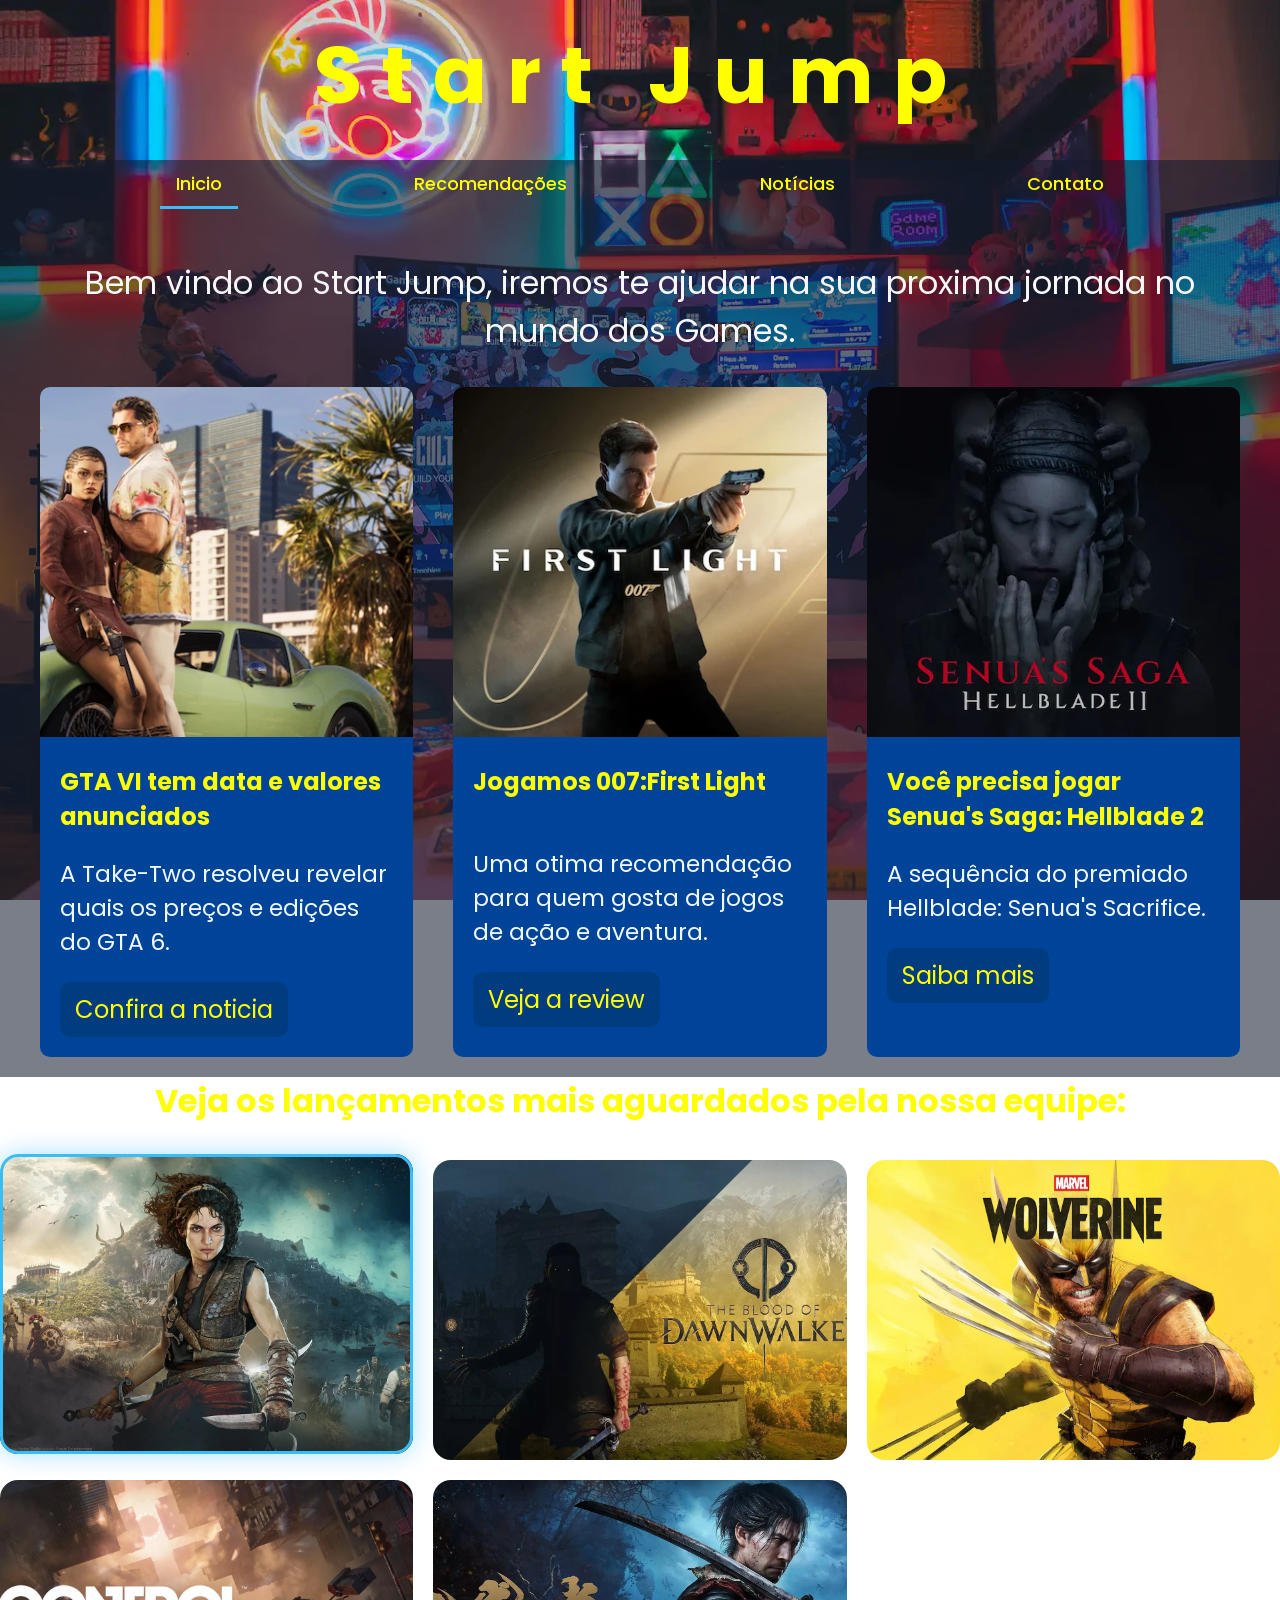
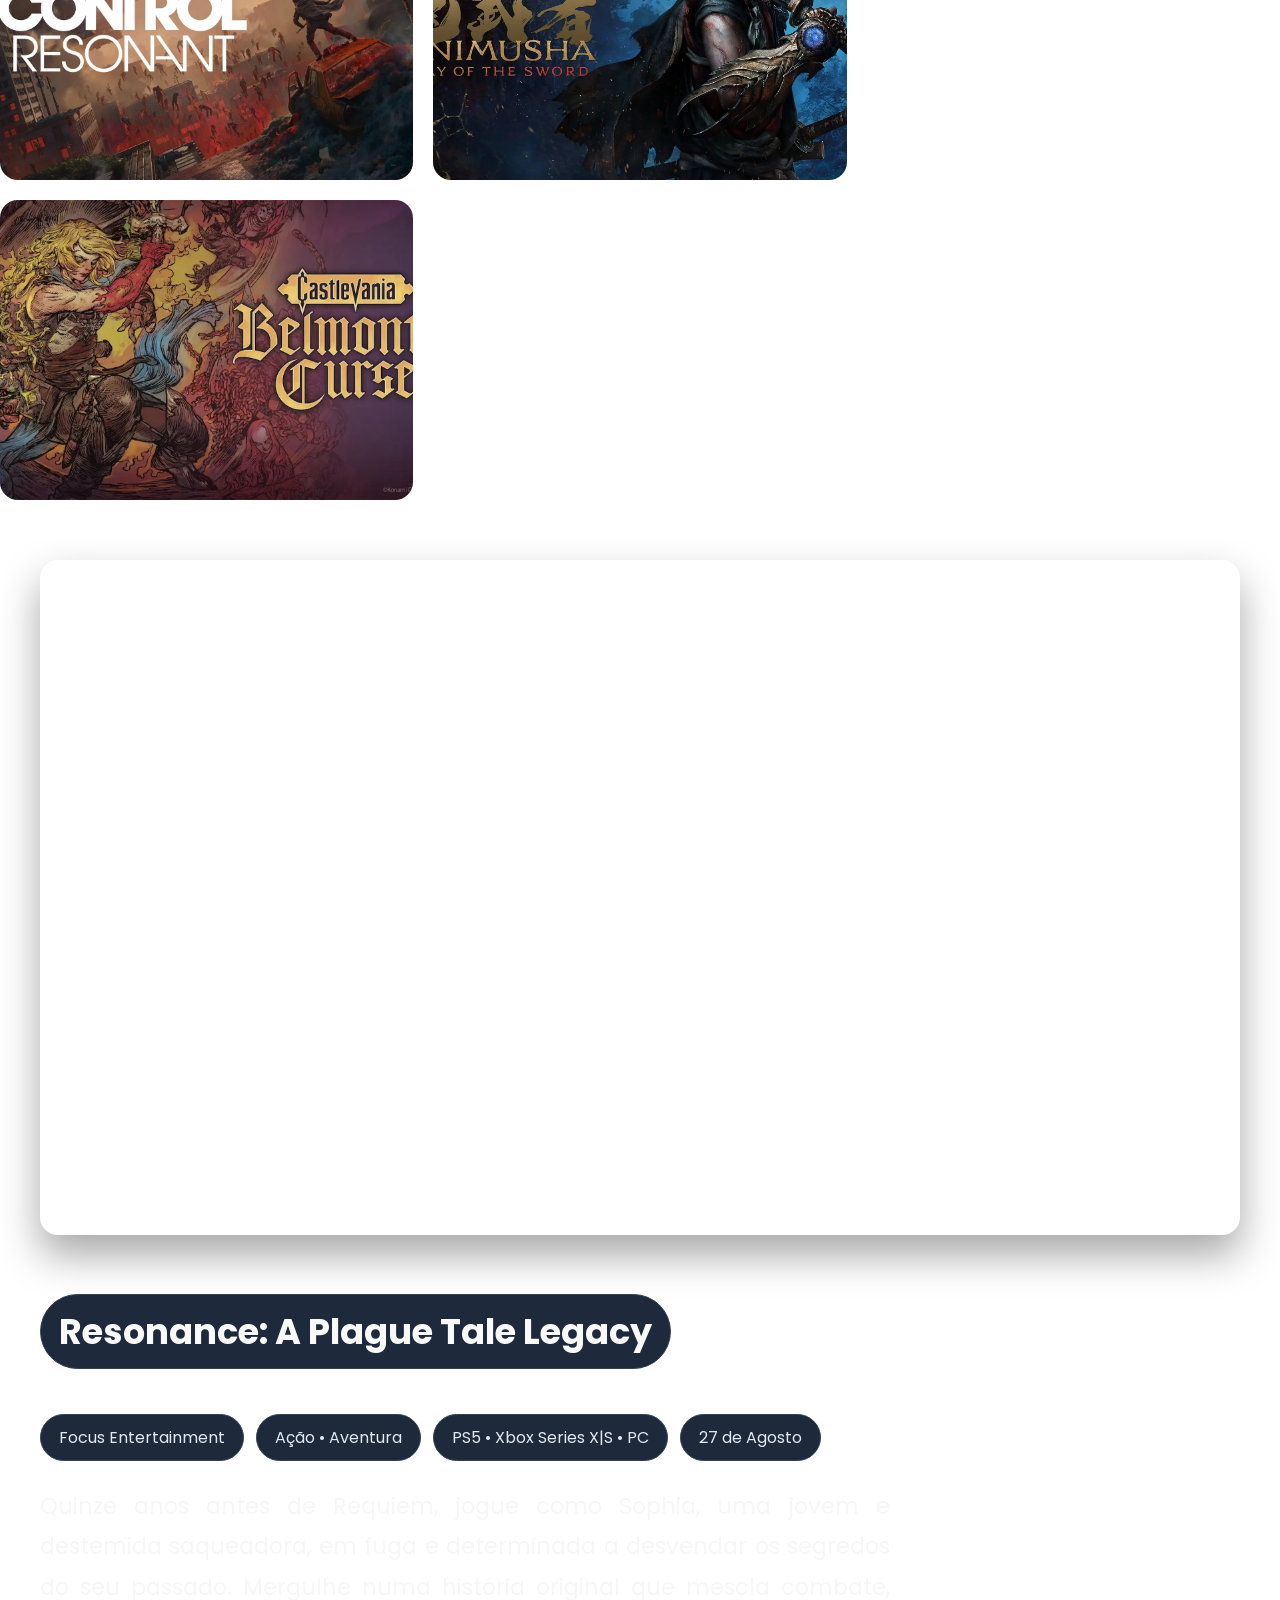
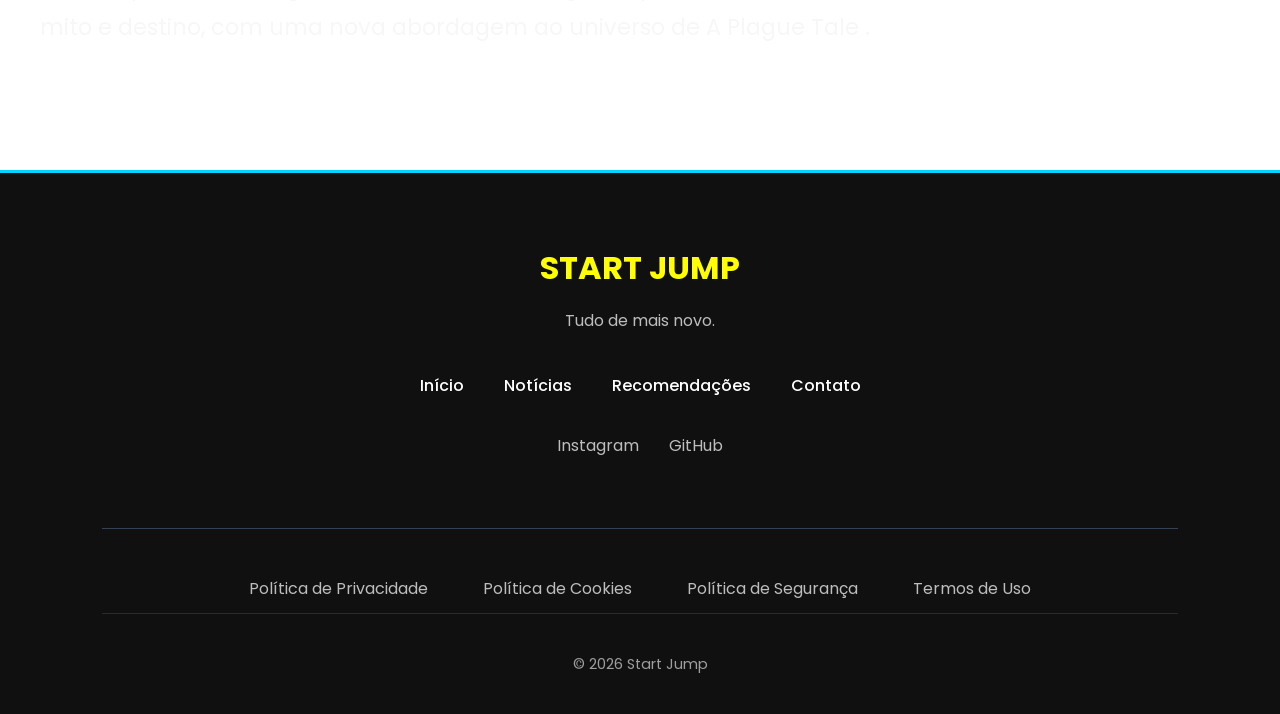
<file: index.html>
<!DOCTYPE html>
<html lang="pt-br">

<head>
  <meta charset="UTF-8">
  <meta name="viewport" content="width=device-width, initial-scale=1.0">
  <meta name="description" content="Start Jump é um portal de games com reviews, recomendações, notícias e trailers de jogos .">
  <meta name="keywords" content="games, reviews, blog de games, lançamentos">
  <meta name="author" content="Daniel Souza Barbosa">
  <meta name="robots" content="index, follow">

  <link rel="preconnect" href="https://fonts.googleapis.com">
  <link rel="preconnect" href="https://fonts.gstatic.com" crossorigin>
  <link href="https://fonts.googleapis.com/css2?family=Fira+Sans:ital,wght@0,100;0,200;0,300;0,400;0,500;0,600;0,700;0,800;0,900;1,100;1,200;1,300;1,400;1,500;1,600;1,700;1,800;1,900&family=Oswald:wght@200..700&family=Poppins:ital,wght@0,100;0,200;0,300;0,400;0,500;0,600;0,700;0,800;0,900;1,100;1,200;1,300;1,400;1,500;1,600;1,700;1,800;1,900&display=swap" rel="stylesheet">
  <link rel="stylesheet" href="style.css">
  <link rel="stylesheet" href="./CSS/responsive.css">
  <link rel="icon" type="image/svg+xml" href="./img/icon/icon.svg">

  <script src="./js/renderizador.js" defer></script>
  <script src="./js/componentes.js" defer></script>
  <script src="./js/script.js" defer></script>
  <script src="./js/lancamentos.js" defer></script>

  <title>Start Jump</title>
</head>

<body class="home">
  <header class="header">
    <!-- Nome do site  -->
    <div class="titulo">
      <h1>Start Jump</h1>
    </div>
    <nav>
      <!-- Menu das paginas feito com listas  -->
      <ul class="menu-navegacao">
        <li><a href="./index.html" class="ativo">Inicio</a></li>
        <li><a href="./recomendacoes.html">Recomendações</a></li>
        <li><a href="./noticias.html">Notícias</a></li>
        <li><a href="./contato.html">Contato</a></li>
      </ul>
    </nav>
  </header>

  <main class="inicio">
    <section class="descricao">
      <p>Bem vindo ao Start Jump, iremos te ajudar na sua proxima jornada no mundo dos Games.</p>
    </section>

    <section class="conteudo-inicio">
      <div class="card-geral">
        <div class="card">
          <img src="./img/Jogos/destaque/gta6.webp" alt="gta6" fetchpriority="high" loading="lazy" decoding="async">
          <div class="card-conteudo">
            <h2>GTA VI tem data e valores anunciados</h2>
            <p>A Take-Two resolveu revelar quais os preços e edições do GTA 6.</p>
            <a class="card-botao" href="./noticias.html#gta6">Confira a noticia</a>
          </div>
        </div>

        <div class="card">
          <img src="./img/Jogos/destaque/007.webp" alt="007" fetchpriority="high" loading="lazy" decoding="async">
          <div class="card-conteudo">
            <h2>Jogamos 007:First Light</h2>
            <p>Uma otima recomendação para quem gosta de jogos de ação e aventura.</p>
            <a class="card-botao" href="./recomendacoes.html#007">Veja a review</a>
          </div>
        </div>

        <div class="card">
          <img src="./img/Jogos/destaque/hellblade.webp" alt="Senua's Saga: Hellblade 2" fetchpriority="high" loading="lazy" decoding="async">
          <div class="card-conteudo">
            <h2>Você precisa jogar Senua's Saga: Hellblade 2</h2>
            <p>A sequência do premiado Hellblade: Senua's Sacrifice.</p>
            <a class="card-botao" href="./recomendacoes.html#hellblade">Saiba mais</a>
          </div>
        </div>
      </div>
    </section>
  </main>


  <section class="lancamentos">

    <h3>Veja os lançamentos mais aguardados pela nossa equipe:</h3>

    <!-- Cards -->
    <div id="lista-lancamentos"></div>

    <!-- Player -->
    <section class="player-lancamento">

      <div id="loading-trailer" class="loading-trailer">

        ▶️Carregando trailer...

      </div>

      <iframe id="video-lancamento" src="" title="Trailer do lançamento" frameborder="0" allow="accelerometer; autoplay; clipboard-write; encrypted-media; gyroscope; picture-in-picture; web-share" referrerpolicy="strict-origin-when-cross-origin" allowfullscreen>
      </iframe>

      <div class="info-player">

        <div class="container-titulo">
          <h2 id="titulo-lancamento"></h2>
        </div>

        <div class="meta-lancamento">

          <span id="publisher-lancamento"></span>

          <span id="genero-lancamento"></span>

          <span id="plataformas-lancamento"></span>

          <span id="data-lancamento"></span>

        </div>

        <p id="sinopse-lancamento"></p>

      </div>

    </section>

  </section>

  <footer class="footer">
    <div class="footer-logo">
      <h1>START JUMP</h1>
      <p>Tudo de mais novo.</p>
    </div>

    <div class="footer-menu">
      <a href="index.html">Início</a>
      <a href="noticias.html">Notícias</a>
      <a href="recomendacoes.html">Recomendações</a>
      <a href="contato.html">Contato</a>
    </div>

    <div class="footer-social">
      <a href="https://www.instagram.com/danielsouza_221/">Instagram</a>
      <a href="https://github.com/danielsouza77">GitHub</a>
    </div>

    <div class="links-legais">
      <a href="politica-privacidade.html">
        Política de Privacidade
      </a>
      <a href="politica-cookies.html">
        Política de Cookies
      </a>
      <a href="politica-seguranca.html">
        Política de Segurança
      </a>
      <a href="termos-de-uso.html">
        Termos de Uso
      </a>
    </div>

    <div class="footer-copy">
      <p>© 2026 Start Jump </p>
    </div>
  </footer>

  <!-- botão para voltar para o topo da pagina -->
  <button id="topo">⬆</button>


</body>

</html>
</file>
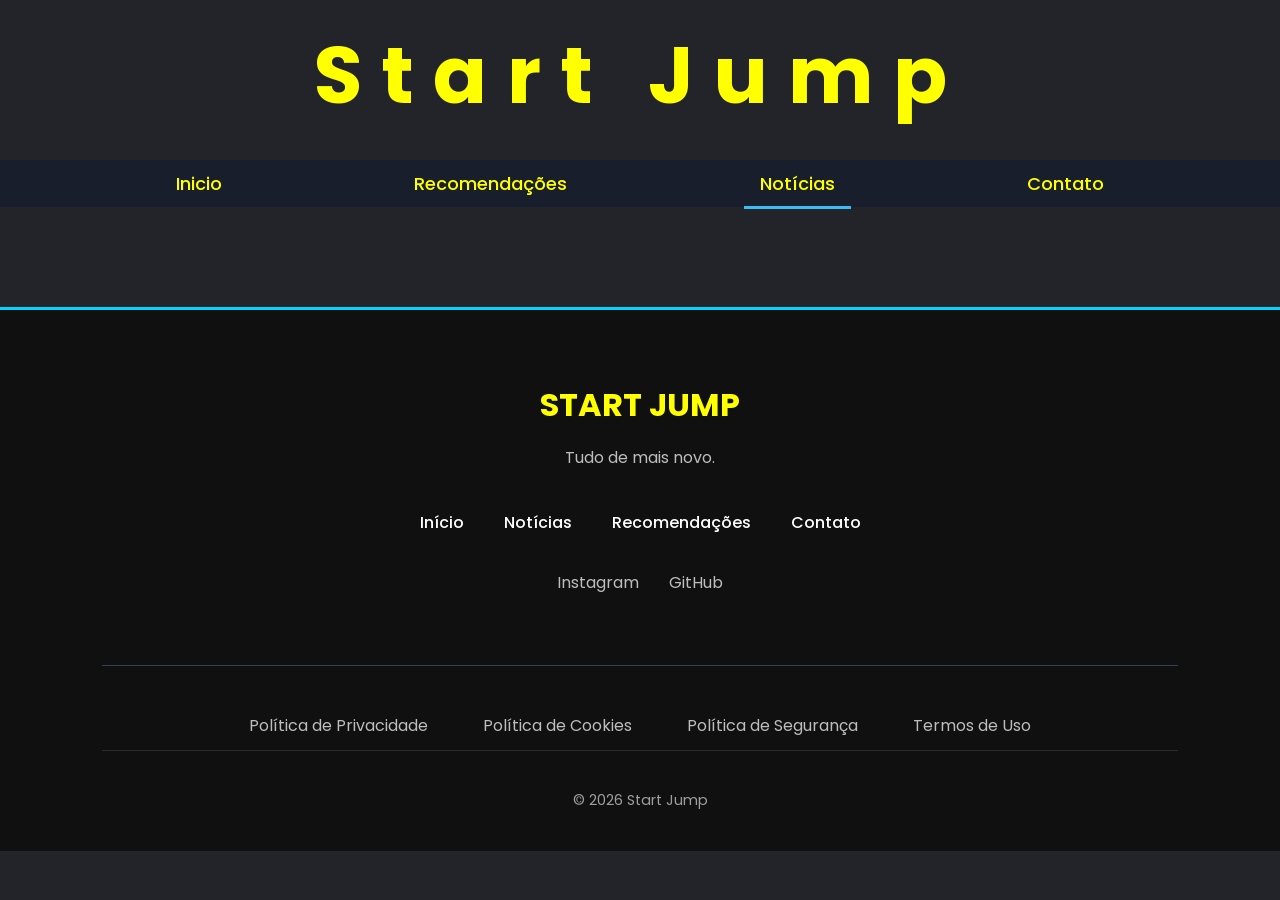
<file: artigo.html>
<!DOCTYPE html>
<html lang="pt-br">

<head>
  <meta charset="UTF-8">
  <meta name="viewport" content="width=device-width, initial-scale=1.0">
  <meta name="description" content="Descubra recomendações de jogos para PC, PlayStation, Xbox e Nintendo. Encontre títulos para todos os estilos de jogadores.">
  <meta name="keywords" content="Leia notícias, análises e artigos completos sobre o universo dos games no Start Jump.">
  <meta name="author" content="Daniel Souza Barbosa">
  <meta name="robots" content="index, follow">

  <link rel="preconnect" href="https://fonts.googleapis.com">
  <link rel="preconnect" href="https://fonts.gstatic.com" crossorigin>
  <link href="https://fonts.googleapis.com/css2?family=Fira+Sans:ital,wght@0,100;0,200;0,300;0,400;0,500;0,600;0,700;0,800;0,900;1,100;1,200;1,300;1,400;1,500;1,600;1,700;1,800;1,900&family=Oswald:wght@200..700&family=Poppins:ital,wght@0,100;0,200;0,300;0,400;0,500;0,600;0,700;0,800;0,900;1,100;1,200;1,300;1,400;1,500;1,600;1,700;1,800;1,900&display=swap" rel="stylesheet">
  <link rel="stylesheet" href="style.css">
  <link rel="stylesheet" href="./CSS/responsive.css">
  <link rel="icon" type="image/svg+xml" href="./img/icon/icon.svg">
  <script src="./js/renderizador.js" defer></script>
  <script src="./js/componentes.js" defer></script>
  <script src="./js/script.js" defer></script>
  <script src="./js/artigo.js" defer></script>
  <title>Artigos|Start Jump</title>
</head>

<body class="artigo-body">
  <header class="header">
    <div class="titulo">
      <h1>Start Jump</h1>
    </div>
    <nav>
      <ul class="menu-navegacao">
        <li><a href="./index.html">Inicio</a></li>
        <li><a href="./recomendacoes.html">Recomendações</a></li>
        <li><a href="./noticias.html" class="ativo">Notícias</a></li>
        <li><a href="./contato.html">Contato</a></li>
      </ul>
    </nav>
  </header>
  <main id="artigo-container">

  </main>


  <footer class="footer">
    <div class="footer-logo">
      <h1>START JUMP</h1>
      <p>Tudo de mais novo.</p>
    </div>

    <div class="footer-menu">
      <a href="index.html">Início</a>
      <a href="noticias.html">Notícias</a>
      <a href="recomendacoes.html">Recomendações</a>
      <a href="contato.html">Contato</a>
    </div>

    <div class="footer-social">
      <a href="https://www.instagram.com/danielsouza_221/">Instagram</a>
      <a href="https://github.com/danielsouza77">GitHub</a>
    </div>

    <div class="links-legais">
      <a href="politica-privacidade.html">
        Política de Privacidade
      </a>
      <a href="politica-cookies.html">
        Política de Cookies
      </a>
      <a href="politica-seguranca.html">
        Política de Segurança
      </a>
      <a href="termos-de-uso.html">
        Termos de Uso
      </a>
    </div>

    <div class="footer-copy">
      <p>© 2026 Start Jump </p>
    </div>
  </footer>

  <!-- botão para voltar para o topo da pagina -->
  <button id="topo">⬆</button>


</body>

</html>
</file>
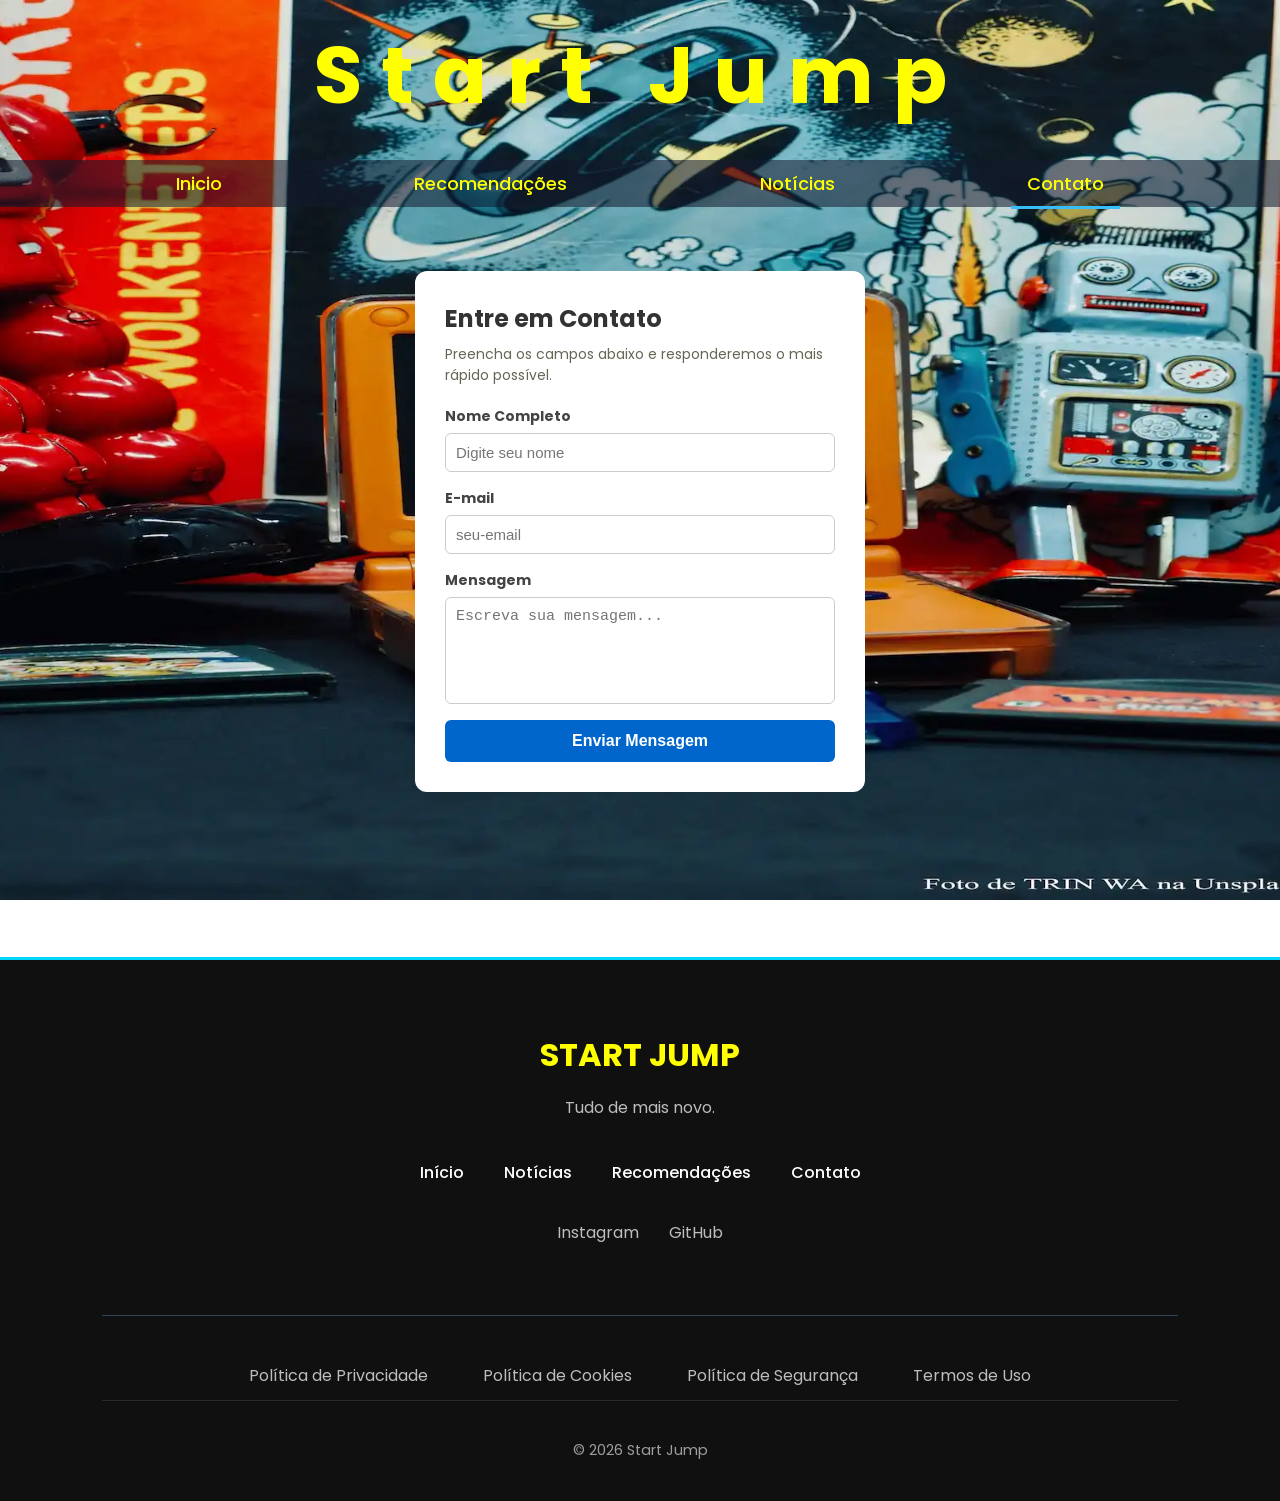
<file: contato.html>
<!DOCTYPE html>
<html lang="pt-br">

<head>
  <meta charset="UTF-8">
  <meta name="viewport" content="width=device-width, initial-scale=1.0">
  <meta name="description" content="Entre em contato com a equipe da Start Jump para enviar sugestões, dúvidas, críticas ou recomendações sobre o conteúdo do site.">
  <meta name="keywords" content="contato, Start Jump, suporte, sugestões, dúvidas, games">
  <meta name="author" content="Daniel Souza Barbosa">
  <meta name="robots" content="index, follow">

  <link rel="preconnect" href="https://fonts.googleapis.com">
  <link rel="preconnect" href="https://fonts.gstatic.com" crossorigin>
  <link href="https://fonts.googleapis.com/css2?family=Fira+Sans:ital,wght@0,100;0,200;0,300;0,400;0,500;0,600;0,700;0,800;0,900;1,100;1,200;1,300;1,400;1,500;1,600;1,700;1,800;1,900&family=Oswald:wght@200..700&family=Poppins:ital,wght@0,100;0,200;0,300;0,400;0,500;0,600;0,700;0,800;0,900;1,100;1,200;1,300;1,400;1,500;1,600;1,700;1,800;1,900&display=swap" rel="stylesheet">
  <link rel="stylesheet" href="style.css">
  <link rel="stylesheet" href="./CSS/responsive.css">
  <link rel="icon" type="image/svg+xml" href="./img/icon/icon.svg">

  <title>Contato | Start Jump</title>
</head>


<body class="contatos">
  <header class="header">
    <!-- Nome do site  -->
    <div class="titulo">
      <h1>Start Jump</h1>
    </div>
    <nav>
      <!-- Menu das paginas feito com listas  -->
      <ul class="menu-navegacao">
        <li><a href="./index.html">Inicio</a></li>
        <li><a href="./recomendacoes.html">Recomendações</a></li>
        <li><a href="./noticias.html">Notícias</a></li>
        <li><a href="./contato.html" class="ativo">Contato</a></li>
      </ul>
    </nav>
  </header>

  <main>
    <section class="secao-contato">
      <div class="formulario-wrapper">

        <!-- Este bloco controla o que aparece na tela -->
        <div id="conteudo-formulario">
          <h2>Entre em Contato</h2>
          <p>Preencha os campos abaixo e responderemos o mais rápido possível.</p>

          <form class="form-contato">
            <div class="grupo-campo">
              <label for="nome">Nome Completo</label>
              <input type="text" id="nome" required placeholder="Digite seu nome">
            </div>

            <div class="grupo-campo">
              <label for="email">E-mail</label>
              <input type="email" id="email" required placeholder="seu-email">
            </div>

            <div class="grupo-campo">
              <label for="mensagem">Mensagem</label>
              <textarea id="mensagem" rows="5" required placeholder="Escreva sua mensagem..."></textarea>
            </div>

            <button type="submit" class="botao-enviar">Enviar Mensagem</button>
          </form>
        </div>

        <!-- Esta mensagem começa escondida e só aparece no final -->
        <div id="mensagem-sucesso" style="display: none; text-align: center; padding: 30px 10px;">
          <div class="icone-check">✓</div>
          <h2>Mensagem Enviada!</h2>
          <p>Obrigado pelo contato. Responderemos em breve.</p>
        </div>

      </div>
    </section>
  </main>

  <footer class="footer">
    <div class="footer-logo">
      <h1>START JUMP</h1>
      <p>Tudo de mais novo.</p>
    </div>

    <div class="footer-menu">
      <a href="index.html">Início</a>
      <a href="noticias.html">Notícias</a>
      <a href="recomendacoes.html">Recomendações</a>
      <a href="contato.html">Contato</a>
    </div>

    <div class="footer-social">
      <a href="https://www.instagram.com/danielsouza_221/">Instagram</a>
      <a href="https://github.com/danielsouza77">GitHub</a>
    </div>

    <div class="links-legais">
      <a href="politica-privacidade.html">
        Política de Privacidade
      </a>
      <a href="politica-cookies.html">
        Política de Cookies
      </a>
      <a href="politica-seguranca.html">
        Política de Segurança
      </a>
      <a href="termos-de-uso.html">
        Termos de Uso
      </a>
    </div>


    <div class="footer-copy">
      <p>© 2026 Start Jump </p>
    </div>
  </footer>

  <script>
    // Aguarda o HTML carregar 100% para garantir que os elementos existam na tela
    document.addEventListener('DOMContentLoaded', () => {
      // Seleciona o formulário através da classe CSS '.form-contato'
      const formulario = document.querySelector('.form-contato');

      // Só executa o código interno se o formulário realmente existir na página
      if (formulario) {
        // Escuta o momento em que o usuário tenta enviar o formulário (clique no botão)
        formulario.addEventListener('submit', function (e) {
          e.preventDefault(); // Impede o comportamento padrão de recarregar a página

          // Captura os valores digitados e usa o .trim() para remover espaços vazios nas pontas
          const nome = document.getElementById('nome').value.trim();
          const email = document.getElementById('email').value.trim();
          const mensagem = document.getElementById('mensagem').value.trim();

          // Expressão regular (Regex) para validar o formato padrão de e-mail (ex@ex.com)
          const emailRegex = /^[^\s@]+@[^\s@]+\.[^\s@]+$/;

          // Validação do campo Nome: verifica se foi deixado em branco
          if (nome === "") {
            alert("Por favor, preencha o campo Nome Completo.");
            return; // Interrompe a execução do código aqui (não envia o form)
          }

          // Validação do campo E-mail: testa o valor contra a regra Regex criada acima
          if (!emailRegex.test(email)) {
            alert("Por favor, insira um e-mail válido.");
            return; // Interrompe a execução do código aqui
          }

          // Validação do campo Mensagem: exige um tamanho mínimo de texto
          if (mensagem.length < 10) {
            alert("A sua mensagem está muito curta. Escreva pelo menos 10 caracteres.");
            return; // Interrompe a execução do código aqui
          }

          // Seleciona os blocos de layout (o formulário atual e a div de sucesso)
          const blocoFormulario = document.getElementById('conteudo-formulario');
          const blocoSucesso = document.getElementById('mensagem-sucesso');

          // Aplica as mudanças no estilo CSS para alternar as telas
          blocoFormulario.style.display = 'none'; // Esconde os campos do formulário
          blocoSucesso.style.display = 'block';   // Exibe a mensagem de sucesso
        });
      }
    });
  </script>

</body>

</html>
</file>
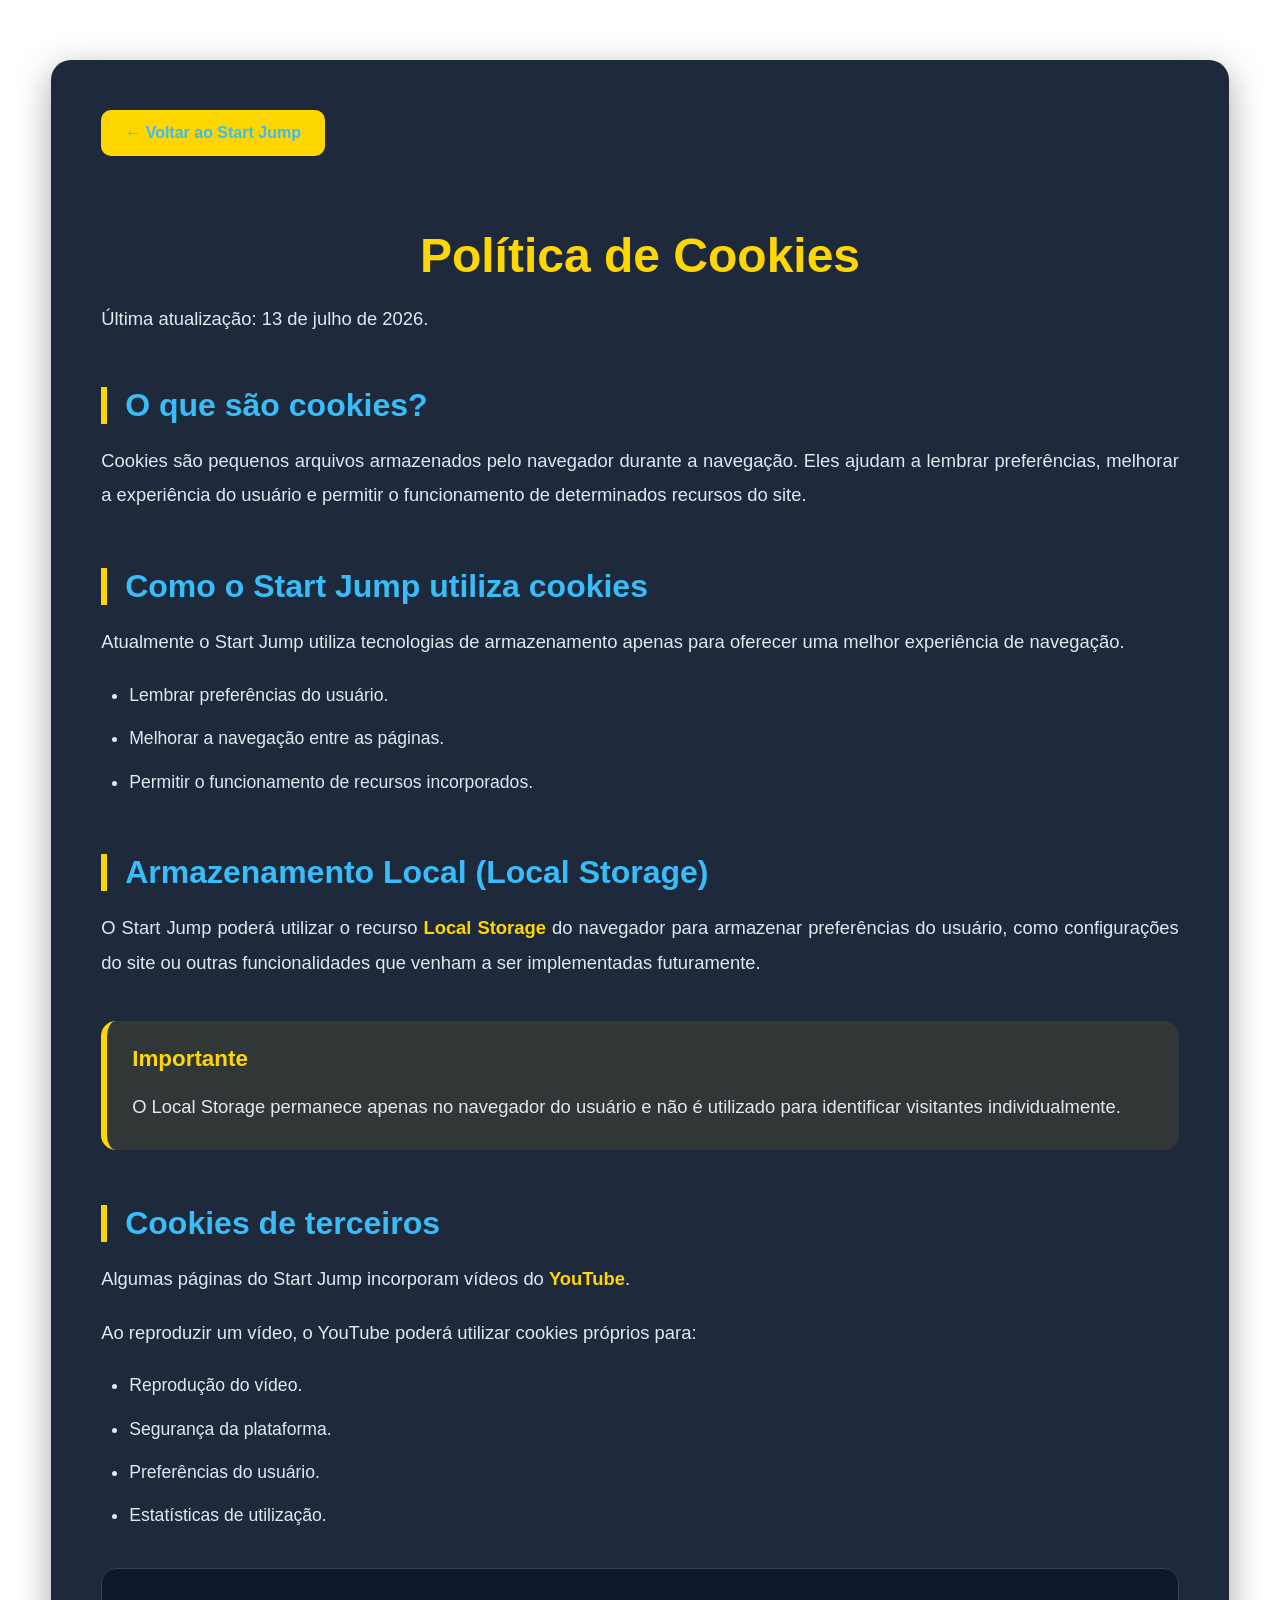
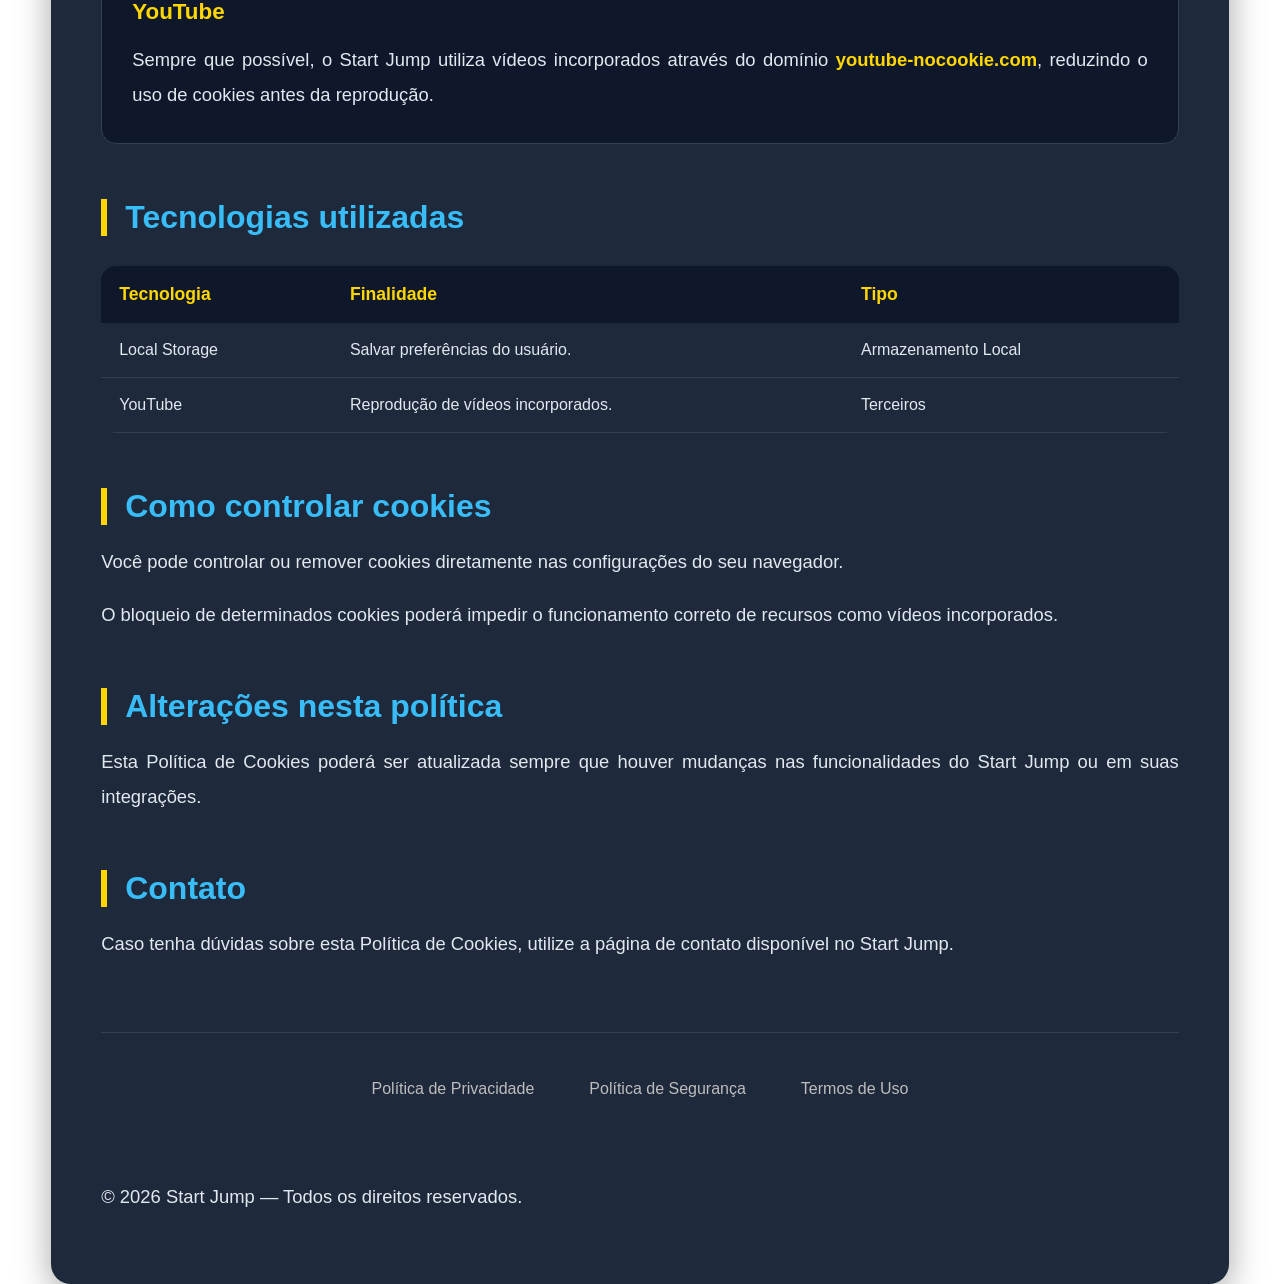
<file: politica-cookies.html>
<!DOCTYPE html>
<html lang="pt-BR">

<head>

  <meta charset="UTF-8">

  <meta name="viewport" content="width=device-width, initial-scale=1.0">

  <title>Política de Cookies | Start Jump</title>

  <meta name="description" content="Saiba como o Start Jump utiliza cookies, armazenamento local e tecnologias de terceiros.">

  <meta name="robots" content="index, follow">

  <link rel="stylesheet" href="style.css">

</head>

<body>

  <main class="pagina-legal">

    <a href="./index.html" class="botao-voltar">
      ← Voltar ao Start Jump
    </a>

    <header class="cabecalho-legal">

      <h1>Política de Cookies</h1>

      <p>
        Última atualização: 13 de julho de 2026.
      </p>

    </header>

    <section>

      <h2>O que são cookies?</h2>

      <p>

        Cookies são pequenos arquivos armazenados pelo navegador
        durante a navegação.

        Eles ajudam a lembrar preferências, melhorar a experiência
        do usuário e permitir o funcionamento de determinados
        recursos do site.

      </p>

    </section>

    <section>

      <h2>Como o Start Jump utiliza cookies</h2>

      <p>

        Atualmente o Start Jump utiliza tecnologias de armazenamento
        apenas para oferecer uma melhor experiência de navegação.

      </p>

      <ul>

        <li>Lembrar preferências do usuário.</li>

        <li>Melhorar a navegação entre as páginas.</li>

        <li>Permitir o funcionamento de recursos incorporados.</li>

      </ul>

    </section>

    <section>

      <h2>Armazenamento Local (Local Storage)</h2>

      <p>

        O Start Jump poderá utilizar o recurso
        <strong>Local Storage</strong>
        do navegador para armazenar preferências do usuário,
        como configurações do site ou outras funcionalidades
        que venham a ser implementadas futuramente.

      </p>

      <div class="aviso-legal">

        <h3>Importante</h3>

        <p>

          O Local Storage permanece apenas no navegador
          do usuário e não é utilizado para identificar
          visitantes individualmente.

        </p>

      </div>

    </section>

    <section>

      <h2>Cookies de terceiros</h2>

      <p>

        Algumas páginas do Start Jump incorporam vídeos do
        <strong>YouTube</strong>.

      </p>

      <p>

        Ao reproduzir um vídeo, o YouTube poderá utilizar
        cookies próprios para:

      </p>

      <ul>

        <li>Reprodução do vídeo.</li>

        <li>Segurança da plataforma.</li>

        <li>Preferências do usuário.</li>

        <li>Estatísticas de utilização.</li>

      </ul>

      <div class="destaque-legal">

        <h3>YouTube</h3>

        <p>

          Sempre que possível, o Start Jump utiliza
          vídeos incorporados através do domínio
          <strong>youtube-nocookie.com</strong>,
          reduzindo o uso de cookies antes da reprodução.

        </p>

      </div>

    </section>

    <section>

      <h2>Tecnologias utilizadas</h2>

      <table>

        <thead>

          <tr>

            <th>Tecnologia</th>

            <th>Finalidade</th>

            <th>Tipo</th>

          </tr>

        </thead>

        <tbody>

          <tr>

            <td>Local Storage</td>

            <td>Salvar preferências do usuário.</td>

            <td>Armazenamento Local</td>

          </tr>

          <tr>

            <td>YouTube</td>

            <td>Reprodução de vídeos incorporados.</td>

            <td>Terceiros</td>

          </tr>

        </tbody>

      </table>

    </section>

    <section>

      <h2>Como controlar cookies</h2>

      <p>

        Você pode controlar ou remover cookies diretamente
        nas configurações do seu navegador.

      </p>

      <p>

        O bloqueio de determinados cookies poderá impedir
        o funcionamento correto de recursos como vídeos
        incorporados.

      </p>

    </section>

    <section>

      <h2>Alterações nesta política</h2>

      <p>

        Esta Política de Cookies poderá ser atualizada
        sempre que houver mudanças nas funcionalidades
        do Start Jump ou em suas integrações.

      </p>

    </section>

    <section>

      <h2>Contato</h2>

      <p>

        Caso tenha dúvidas sobre esta Política de Cookies,
        utilize a página de contato disponível no Start Jump.

      </p>

    </section>

    <nav class="links-legais">

      <a href="./politica-privacidade.html">
        Política de Privacidade
      </a>

      <a href="./politica-seguranca.html">
        Política de Segurança
      </a>

      <a href="./termos-de-uso.html">
        Termos de Uso
      </a>

    </nav>

    <footer class="rodape-legal">

      <p>

        © 2026 Start Jump — Todos os direitos reservados.

      </p>

    </footer>

  </main>

</body>

</html>
</file>
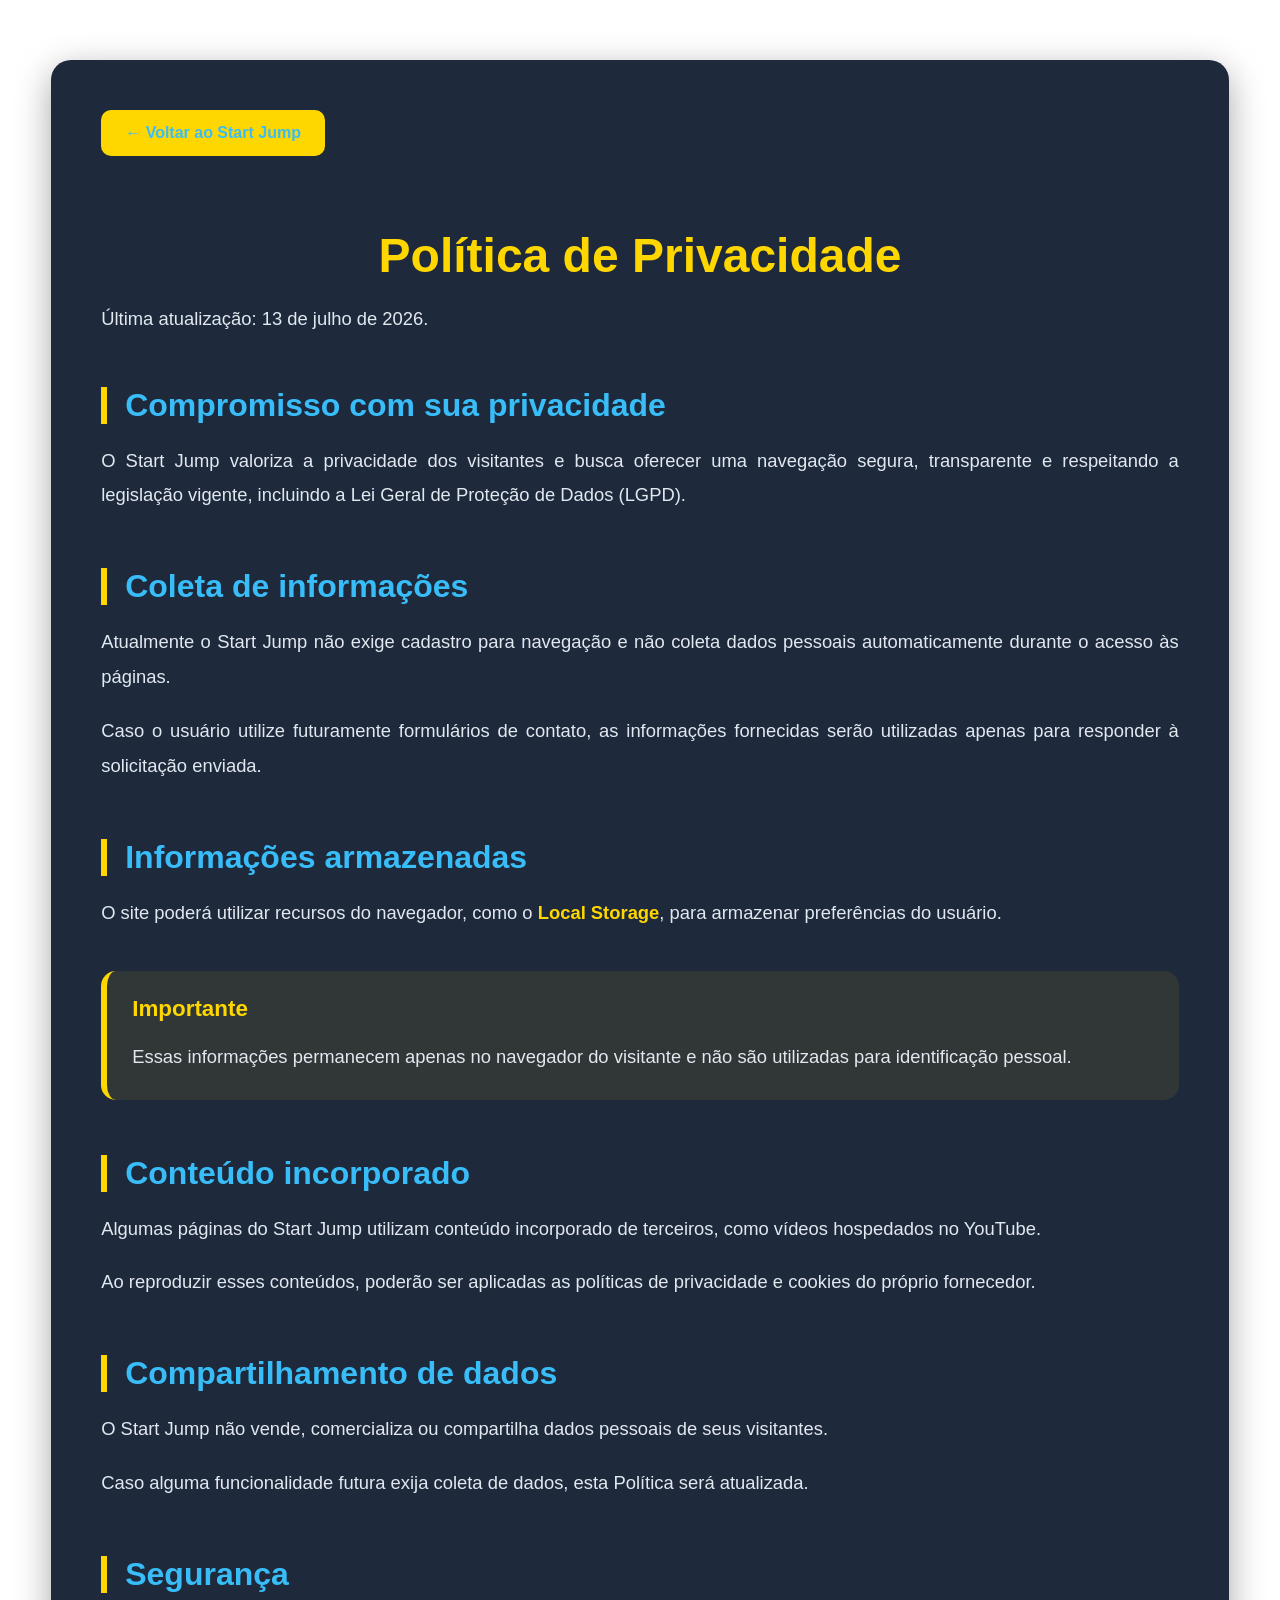
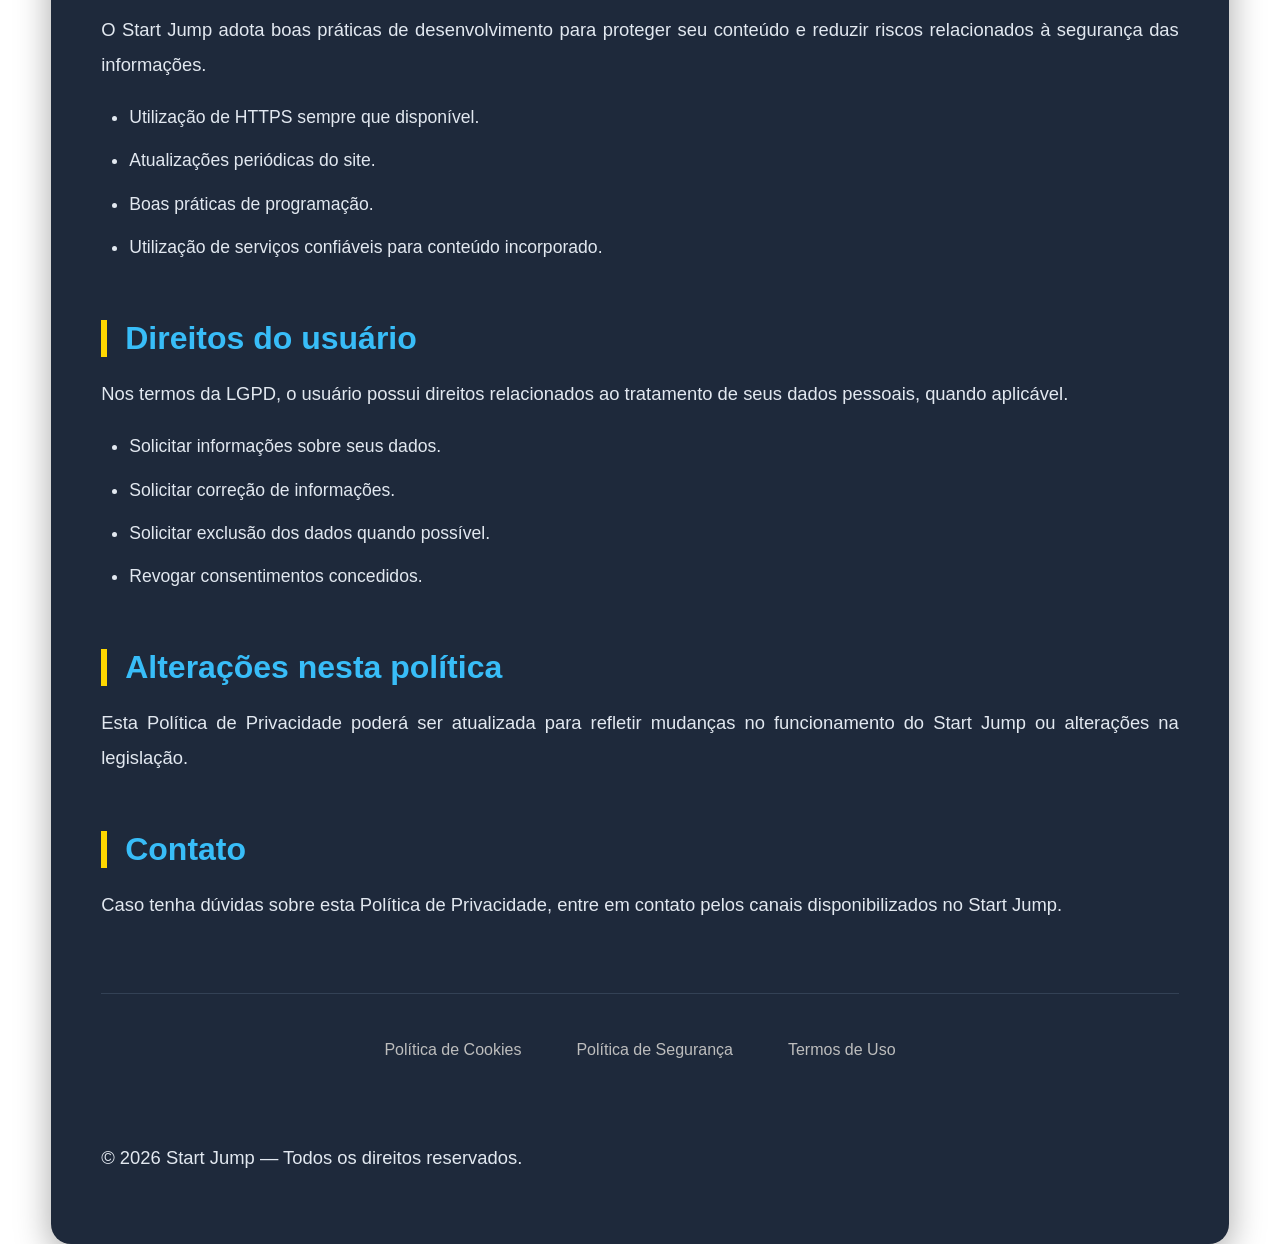
<file: politica-privacidade.html>
<!DOCTYPE html>

<html lang="pt-BR">

<head>

  <meta charset="UTF-8">

  <meta name="viewport" content="width=device-width, initial-scale=1.0">

  <title>Política de Privacidade | Start Jump</title>

  <meta name="description" content="Conheça como o Start Jump trata informações e protege a privacidade dos visitantes.">

  <meta name="robots" content="index, follow">

  <link rel="stylesheet" href="style.css">

</head>

<body>

  <main class="pagina-legal">

    <a href="./index.html" class="botao-voltar">

      ← Voltar ao Start Jump

    </a>

    <header class="cabecalho-legal">

      <h1>Política de Privacidade</h1>

      <p>

        Última atualização: 13 de julho de 2026.

      </p>

    </header>

    <section>

      <h2>Compromisso com sua privacidade</h2>

      <p>

        O Start Jump valoriza a privacidade dos visitantes e busca
        oferecer uma navegação segura, transparente e respeitando
        a legislação vigente, incluindo a Lei Geral de Proteção de Dados
        (LGPD).

      </p>

    </section>

    <section>

      <h2>Coleta de informações</h2>

      <p>

        Atualmente o Start Jump não exige cadastro para navegação e
        não coleta dados pessoais automaticamente durante o acesso
        às páginas.

      </p>

      <p>

        Caso o usuário utilize futuramente formulários de contato,
        as informações fornecidas serão utilizadas apenas para responder
        à solicitação enviada.

      </p>

    </section>

    <section>

      <h2>Informações armazenadas</h2>

      <p>

        O site poderá utilizar recursos do navegador, como o
        <strong>Local Storage</strong>,
        para armazenar preferências do usuário.

      </p>

      <div class="aviso-legal">

        <h3>Importante</h3>

        <p>

          Essas informações permanecem apenas no navegador do visitante
          e não são utilizadas para identificação pessoal.

        </p>

      </div>

    </section>

    <section>

      <h2>Conteúdo incorporado</h2>

      <p>

        Algumas páginas do Start Jump utilizam conteúdo incorporado
        de terceiros, como vídeos hospedados no YouTube.

      </p>

      <p>

        Ao reproduzir esses conteúdos, poderão ser aplicadas as
        políticas de privacidade e cookies do próprio fornecedor.

      </p>

    </section>

    <section>

      <h2>Compartilhamento de dados</h2>

      <p>

        O Start Jump não vende, comercializa ou compartilha dados
        pessoais de seus visitantes.

      </p>

      <p>

        Caso alguma funcionalidade futura exija coleta de dados,
        esta Política será atualizada.

      </p>

    </section>

    <section>

      <h2>Segurança</h2>

      <p>

        O Start Jump adota boas práticas de desenvolvimento para
        proteger seu conteúdo e reduzir riscos relacionados à segurança
        das informações.

      </p>

      <ul>

        <li>Utilização de HTTPS sempre que disponível.</li>

        <li>Atualizações periódicas do site.</li>

        <li>Boas práticas de programação.</li>

        <li>Utilização de serviços confiáveis para conteúdo incorporado.</li>

      </ul>

    </section>

    <section>

      <h2>Direitos do usuário</h2>

      <p>

        Nos termos da LGPD, o usuário possui direitos relacionados
        ao tratamento de seus dados pessoais, quando aplicável.

      </p>

      <ul>

        <li>Solicitar informações sobre seus dados.</li>

        <li>Solicitar correção de informações.</li>

        <li>Solicitar exclusão dos dados quando possível.</li>

        <li>Revogar consentimentos concedidos.</li>

      </ul>

    </section>

    <section>

      <h2>Alterações nesta política</h2>

      <p>

        Esta Política de Privacidade poderá ser atualizada para refletir
        mudanças no funcionamento do Start Jump ou alterações na legislação.

      </p>

    </section>

    <section>

      <h2>Contato</h2>

      <p>

        Caso tenha dúvidas sobre esta Política de Privacidade,
        entre em contato pelos canais disponibilizados no Start Jump.

      </p>

    </section>

    <nav class="links-legais">

      <a href="./politica-cookies.html">

        Política de Cookies

      </a>

      <a href="./politica-seguranca.html">

        Política de Segurança

      </a>

      <a href="./termos-de-uso.html">

        Termos de Uso

      </a>

    </nav>

    <footer class="rodape-legal">

      <p>

        © 2026 Start Jump — Todos os direitos reservados.

      </p>

    </footer>

  </main>

</body>

</html>
</file>
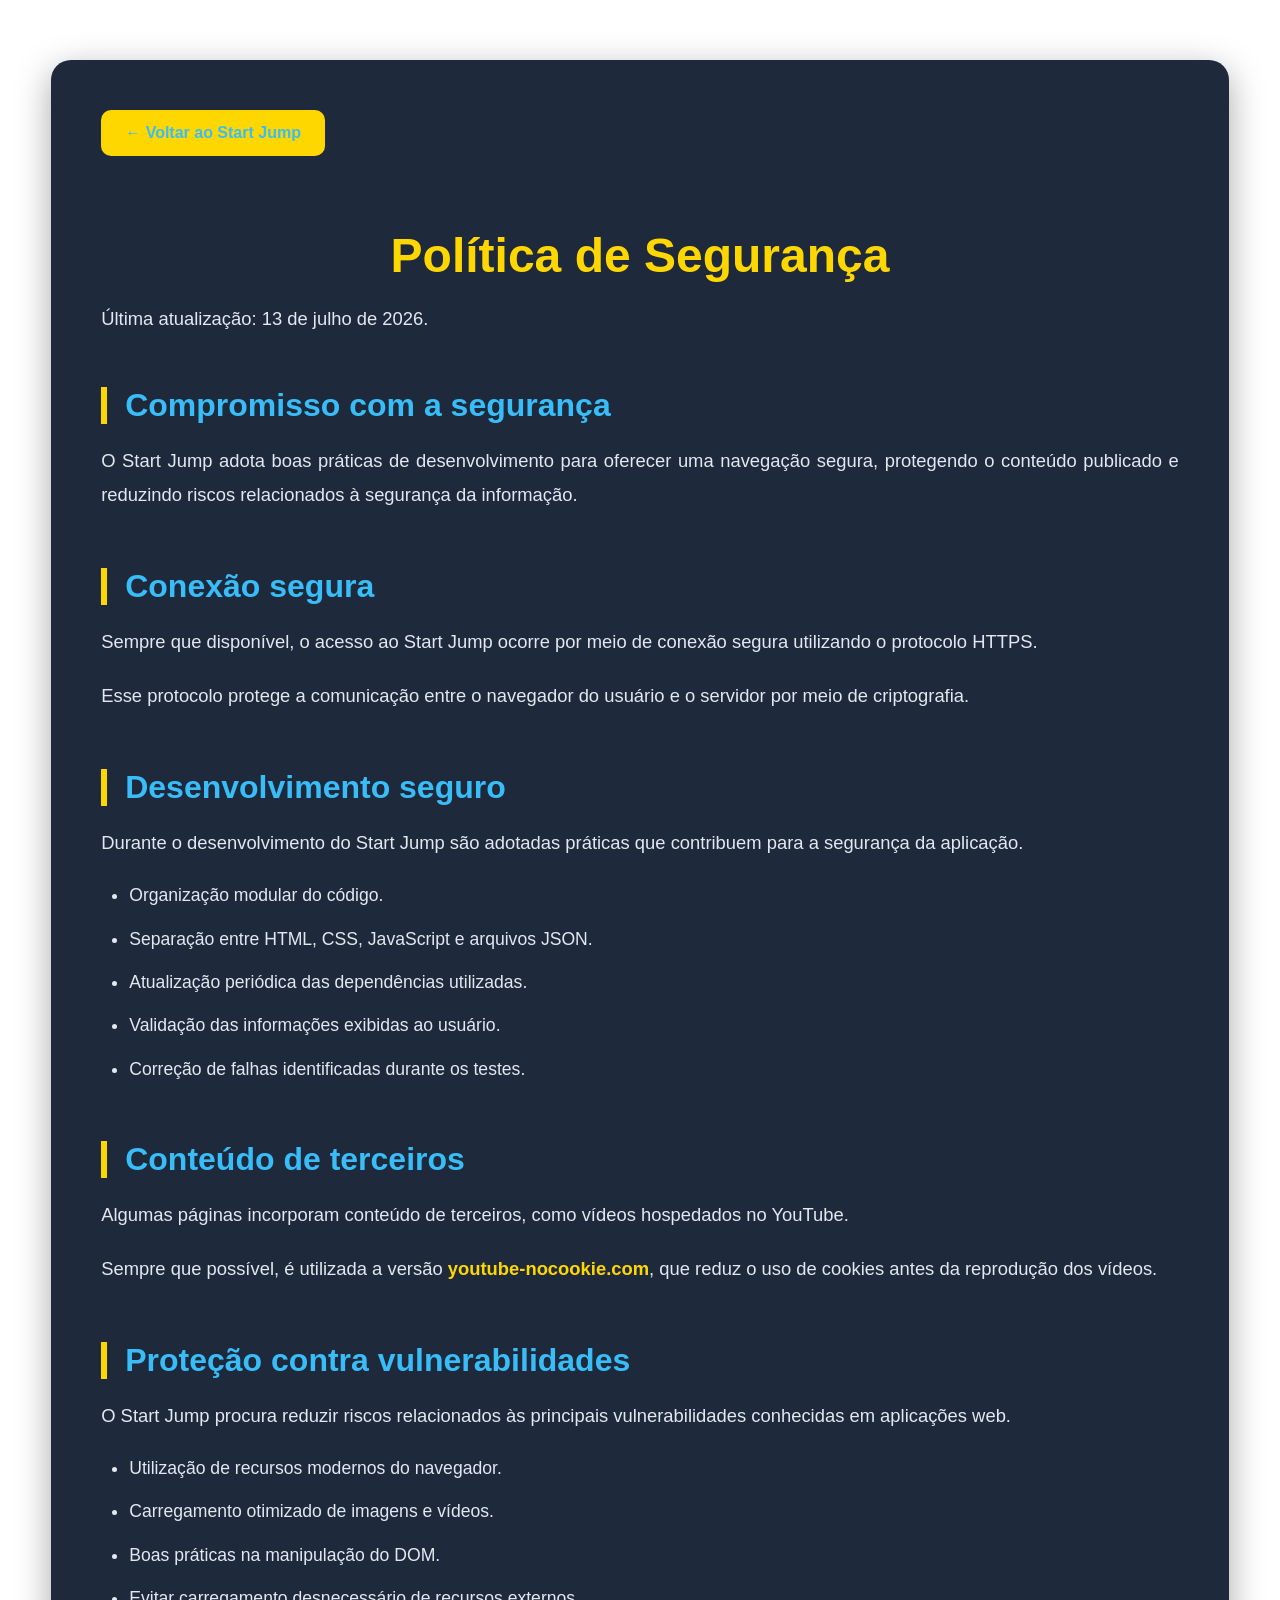
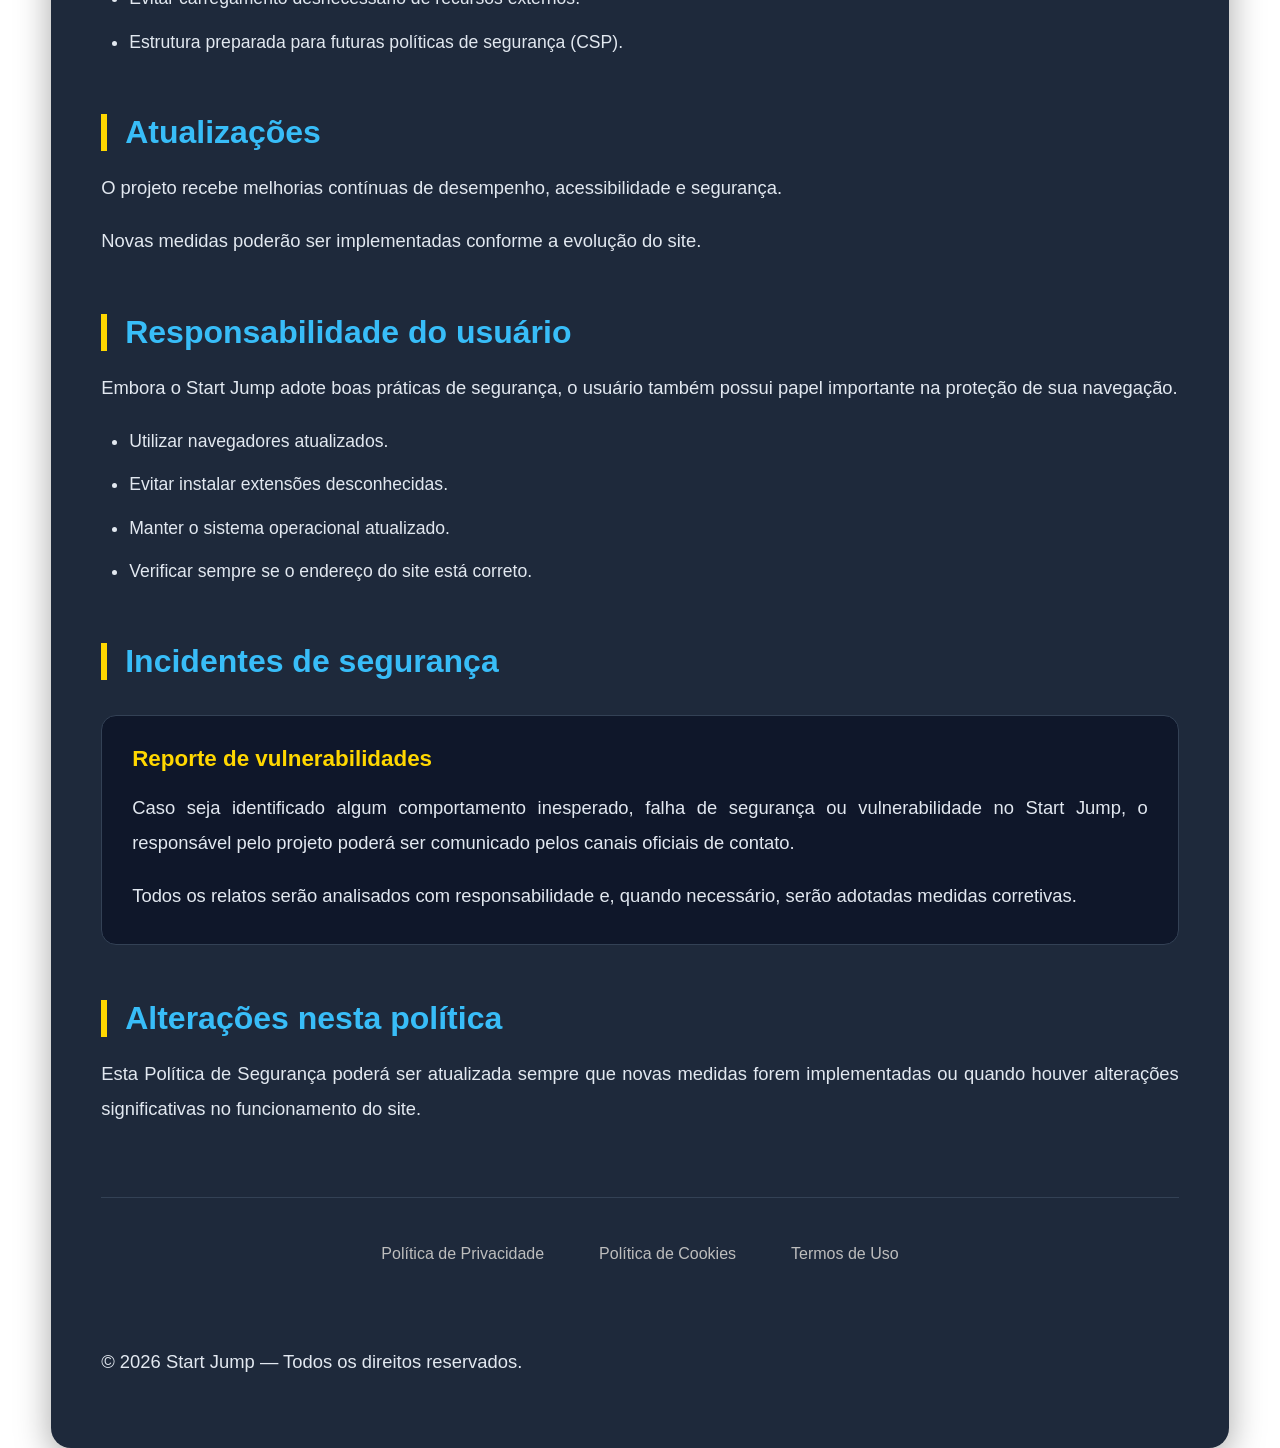
<file: politica-seguranca.html>
<!DOCTYPE html>

<html lang="pt-BR">

<head>

  <meta charset="UTF-8">

  <meta name="viewport" content="width=device-width, initial-scale=1.0">

  <title>Política de Segurança | Start Jump</title>

  <meta name="description" content="Conheça as práticas de segurança adotadas pelo Start Jump para proteger visitantes e conteúdo.">

  <meta name="robots" content="index, follow">

  <link rel="stylesheet" href="style.css">

</head>

<body>

  <main class="pagina-legal">

    <a href="./index.html" class="botao-voltar">

      ← Voltar ao Start Jump

    </a>

    <header class="cabecalho-legal">

      <h1>Política de Segurança</h1>

      <p>

        Última atualização: 13 de julho de 2026.

      </p>

    </header>

    <section>

      <h2>Compromisso com a segurança</h2>

      <p>

        O Start Jump adota boas práticas de desenvolvimento para oferecer
        uma navegação segura, protegendo o conteúdo publicado e reduzindo
        riscos relacionados à segurança da informação.

      </p>

    </section>

    <section>

      <h2>Conexão segura</h2>

      <p>

        Sempre que disponível, o acesso ao Start Jump ocorre por meio
        de conexão segura utilizando o protocolo HTTPS.

      </p>

      <p>

        Esse protocolo protege a comunicação entre o navegador do usuário
        e o servidor por meio de criptografia.

      </p>

    </section>

    <section>

      <h2>Desenvolvimento seguro</h2>

      <p>

        Durante o desenvolvimento do Start Jump são adotadas práticas
        que contribuem para a segurança da aplicação.

      </p>

      <ul>

        <li>Organização modular do código.</li>

        <li>Separação entre HTML, CSS, JavaScript e arquivos JSON.</li>

        <li>Atualização periódica das dependências utilizadas.</li>

        <li>Validação das informações exibidas ao usuário.</li>

        <li>Correção de falhas identificadas durante os testes.</li>

      </ul>

    </section>

    <section>

      <h2>Conteúdo de terceiros</h2>

      <p>

        Algumas páginas incorporam conteúdo de terceiros,
        como vídeos hospedados no YouTube.

      </p>

      <p>

        Sempre que possível, é utilizada a versão
        <strong>youtube-nocookie.com</strong>,
        que reduz o uso de cookies antes da reprodução dos vídeos.

      </p>

    </section>

    <section>

      <h2>Proteção contra vulnerabilidades</h2>

      <p>

        O Start Jump procura reduzir riscos relacionados às principais
        vulnerabilidades conhecidas em aplicações web.

      </p>

      <ul>

        <li>Utilização de recursos modernos do navegador.</li>

        <li>Carregamento otimizado de imagens e vídeos.</li>

        <li>Boas práticas na manipulação do DOM.</li>

        <li>Evitar carregamento desnecessário de recursos externos.</li>

        <li>Estrutura preparada para futuras políticas de segurança (CSP).</li>

      </ul>

    </section>

    <section>

      <h2>Atualizações</h2>

      <p>

        O projeto recebe melhorias contínuas de desempenho,
        acessibilidade e segurança.

      </p>

      <p>

        Novas medidas poderão ser implementadas conforme
        a evolução do site.

      </p>

    </section>

    <section>

      <h2>Responsabilidade do usuário</h2>

      <p>

        Embora o Start Jump adote boas práticas de segurança,
        o usuário também possui papel importante na proteção
        de sua navegação.

      </p>

      <ul>

        <li>Utilizar navegadores atualizados.</li>

        <li>Evitar instalar extensões desconhecidas.</li>

        <li>Manter o sistema operacional atualizado.</li>

        <li>Verificar sempre se o endereço do site está correto.</li>

      </ul>

    </section>

    <section>

      <h2>Incidentes de segurança</h2>

      <div class="destaque-legal">

        <h3>Reporte de vulnerabilidades</h3>

        <p>

          Caso seja identificado algum comportamento inesperado,
          falha de segurança ou vulnerabilidade no Start Jump,
          o responsável pelo projeto poderá ser comunicado pelos
          canais oficiais de contato.

        </p>

        <p>

          Todos os relatos serão analisados com responsabilidade
          e, quando necessário, serão adotadas medidas corretivas.

        </p>

      </div>

    </section>

    <section>

      <h2>Alterações nesta política</h2>

      <p>

        Esta Política de Segurança poderá ser atualizada sempre
        que novas medidas forem implementadas ou quando houver
        alterações significativas no funcionamento do site.

      </p>

    </section>

    <nav class="links-legais">

      <a href="./politica-privacidade.html">

        Política de Privacidade

      </a>

      <a href="./politica-cookies.html">

        Política de Cookies

      </a>

      <a href="./termos-de-uso.html">

        Termos de Uso

      </a>

    </nav>

    <footer class="rodape-legal">

      <p>

        © 2026 Start Jump — Todos os direitos reservados.

      </p>

    </footer>

  </main>

</body>

</html>
</file>
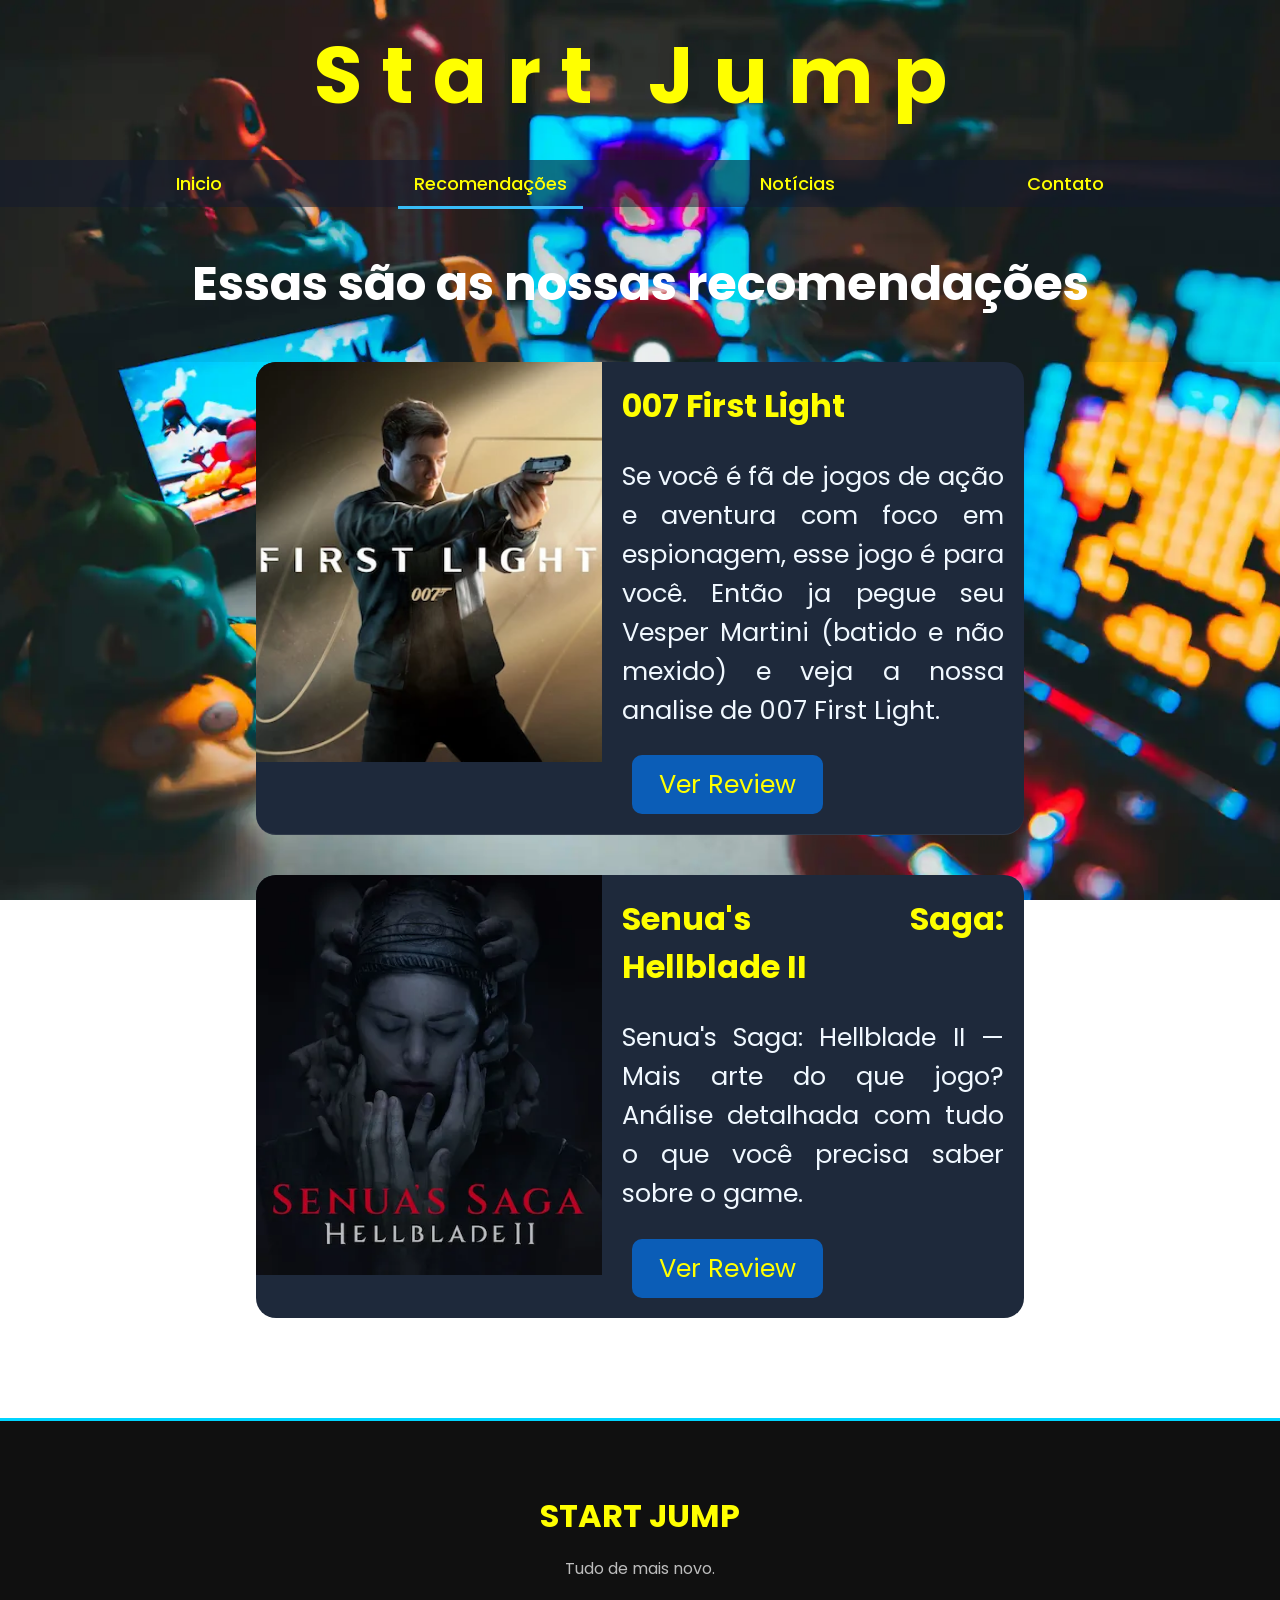
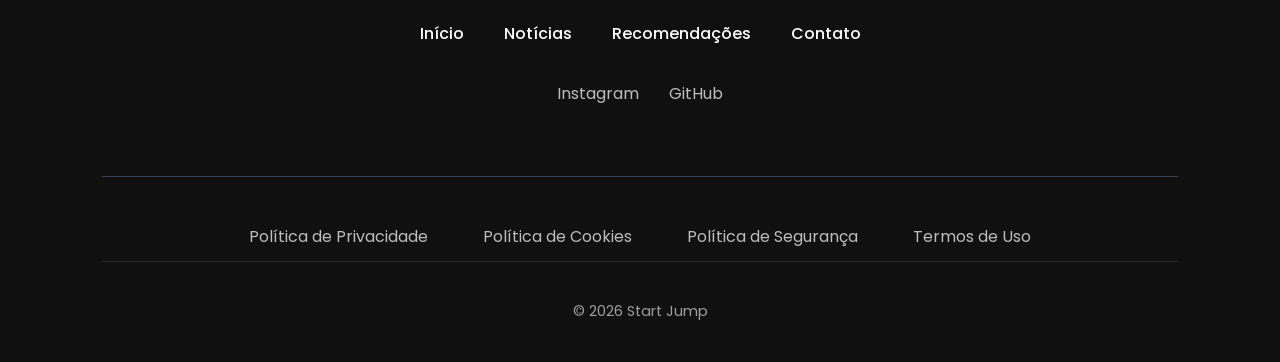
<file: recomendacoes.html>
<!DOCTYPE html>
<html lang="pt-br">

<head>
  <meta charset="UTF-8">
  <meta name="viewport" content="width=device-width, initial-scale=1.0">
  <meta name="description" content="Descubra recomendações de jogos para PC, PlayStation, Xbox e Nintendo. Encontre títulos para todos os estilos de jogadores.">
  <meta name="keywords" content="recomendações de jogos, melhores jogos, PC, PlayStation, Xbox, Nintendo, games">
  <meta name="author" content="Daniel Souza Barbosa">
  <meta name="robots" content="index, follow">

  <link rel="preconnect" href="https://fonts.googleapis.com">
  <link rel="preconnect" href="https://fonts.gstatic.com" crossorigin>
  <link href="https://fonts.googleapis.com/css2?family=Fira+Sans:ital,wght@0,100;0,200;0,300;0,400;0,500;0,600;0,700;0,800;0,900;1,100;1,200;1,300;1,400;1,500;1,600;1,700;1,800;1,900&family=Oswald:wght@200..700&family=Poppins:ital,wght@0,100;0,200;0,300;0,400;0,500;0,600;0,700;0,800;0,900;1,100;1,200;1,300;1,400;1,500;1,600;1,700;1,800;1,900&display=swap" rel="stylesheet">
  <link rel="stylesheet" href="style.css">
  <link rel="stylesheet" href="./CSS/responsive.css">
  <link rel="icon" type="image/svg+xml" href="./img/icon/icon.svg">
  <script src="./js/renderizador.js" defer></script>
  <script src="./js/componentes.js" defer></script>
  <script src="./js/script.js" defer></script>
  <script src="./js/recomendacoes.js" defer></script>

  <title>Recomendações | Start Jump</title>
</head>

<body class="recomendacoes">
  <header class="header">
    <div class="titulo">
      <h1>Start Jump</h1>
    </div>
    <nav>
      <!-- Menu das paginas feito com listas  -->
      <ul class="menu-navegacao">
        <li><a href="./index.html">Inicio</a></li>
        <li><a href="./recomendacoes.html" class="ativo">Recomendações</a></li>
        <li><a href="./noticias.html">Notícias</a></li>
        <li><a href="./contato.html">Contato</a></li>
      </ul>
    </nav>
  </header>

  <main class="conteudo-recomendacoes">

    <div class="titulo-recomendacoes">

      <h2>Essas são as nossas recomendações</h2>

    </div>

    <section id="lista-reviews">
    </section>
  </main>

  <footer class="footer">
    <div class="footer-logo">
      <h1>START JUMP</h1>
      <p>Tudo de mais novo.</p>
    </div>

    <div class="footer-menu">
      <a href="index.html">Início</a>
      <a href="noticias.html">Notícias</a>
      <a href="recomendacoes.html">Recomendações</a>
      <a href="contato.html">Contato</a>
    </div>

    <div class="footer-social">
      <a href="https://www.instagram.com/danielsouza_221/">Instagram</a>
      <a href="https://github.com/danielsouza77">GitHub</a>
    </div>

    <div class="links-legais">
      <a href="politica-privacidade.html">
        Política de Privacidade
      </a>
      <a href="politica-cookies.html">
        Política de Cookies
      </a>
      <a href="politica-seguranca.html">
        Política de Segurança
      </a>
      <a href="termos-de-uso.html">
        Termos de Uso
      </a>
    </div>

    <div class="footer-copy">
      <p>© 2026 Start Jump </p>
    </div>
  </footer>

  <!-- botão para voltar para o topo da pagina -->
  <button id="topo">⬆</button>

</body>

</html>
</file>
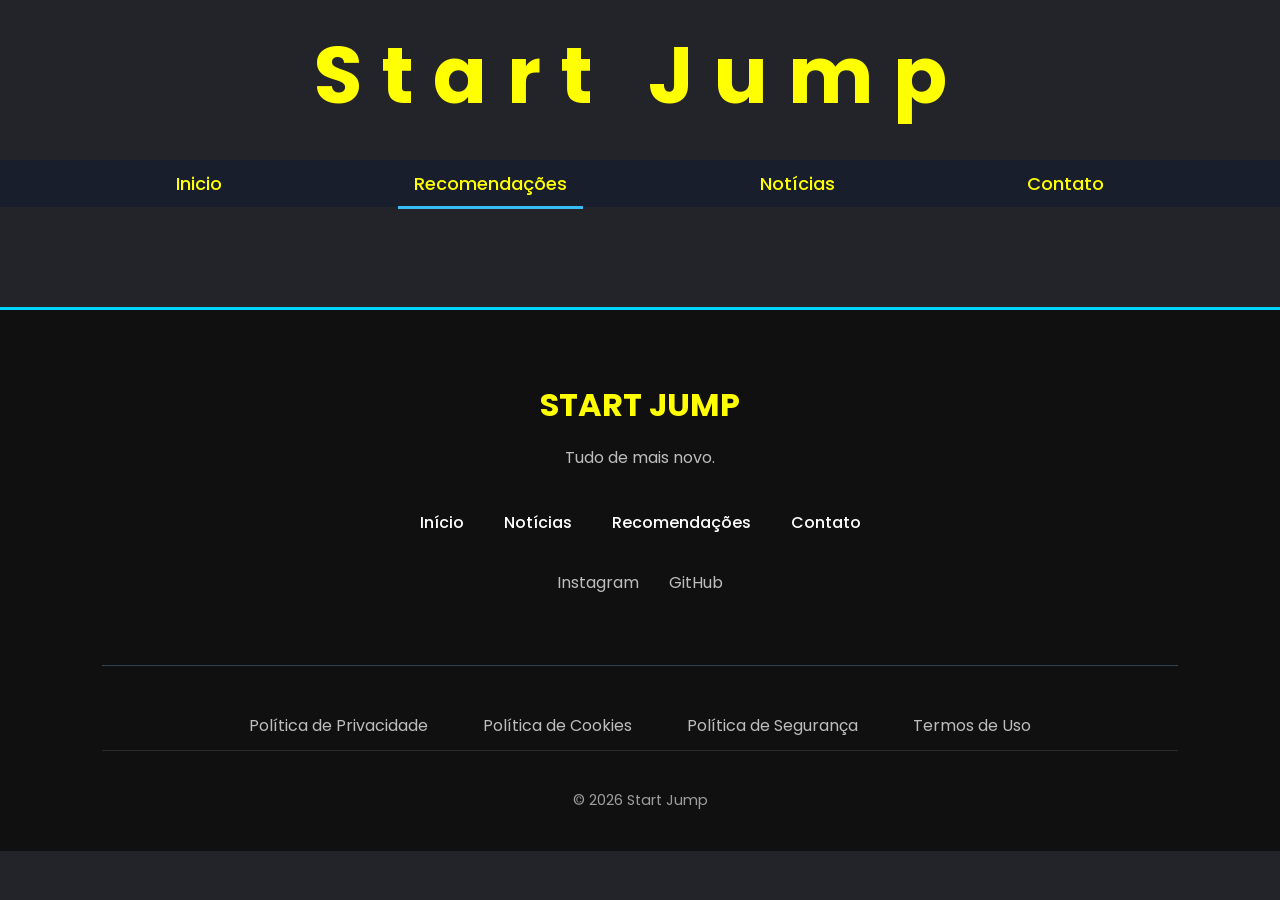
<file: review.html>
<!DOCTYPE html>
<html lang="pt-br">

<head>
  <meta charset="UTF-8">
  <meta name="viewport" content="width=device-width, initial-scale=1.0">
  <meta name="description" content="Descubra recomendações de jogos para PC, PlayStation, Xbox e Nintendo. Encontre títulos para todos os estilos de jogadores.">
  <meta name="keywords" content="recomendações de jogos, melhores jogos, PC, PlayStation, Xbox, Nintendo, games">
  <meta name="author" content="Daniel Souza Barbosa">
  <meta name="robots" content="index, follow">

  <link rel="preconnect" href="https://fonts.googleapis.com">
  <link rel="preconnect" href="https://fonts.gstatic.com" crossorigin>
  <link href="https://fonts.googleapis.com/css2?family=Fira+Sans:ital,wght@0,100;0,200;0,300;0,400;0,500;0,600;0,700;0,800;0,900;1,100;1,200;1,300;1,400;1,500;1,600;1,700;1,800;1,900&family=Oswald:wght@200..700&family=Poppins:ital,wght@0,100;0,200;0,300;0,400;0,500;0,600;0,700;0,800;0,900;1,100;1,200;1,300;1,400;1,500;1,600;1,700;1,800;1,900&display=swap" rel="stylesheet">
  <link rel="stylesheet" href="style.css">
  <link rel="stylesheet" href="./CSS/responsive.css">
  <link rel="icon" type="image/svg+xml" href="./img/icon/icon.svg">
  <script src="./js/renderizador.js" defer></script>
  <script src="./js/componentes.js" defer></script>
  <script src="./js/script.js" defer></script>
  <script src="./js/review.js" defer></script>
  <title>Reviews|Start Jump</title>
</head>

<body class="review-body">
  <header class="header">
    <div class="titulo">
      <h1>Start Jump</h1>
    </div>
    <nav>
      <ul class="menu-navegacao">
        <li><a href="./index.html">Inicio</a></li>
        <li><a href="./recomendacoes.html" class="ativo">Recomendações</a></li>
        <li><a href="./noticias.html">Notícias</a></li>
        <li><a href="./contato.html">Contato</a></li>
      </ul>
    </nav>
  </header>
  <main id="review-container"></main>

  <footer class="footer">
    <div class="footer-logo">
      <h1>START JUMP</h1>
      <p>Tudo de mais novo.</p>
    </div>

    <div class="footer-menu">
      <a href="index.html">Início</a>
      <a href="noticias.html">Notícias</a>
      <a href="recomendacoes.html">Recomendações</a>
      <a href="contato.html">Contato</a>
    </div>

    <div class="footer-social">
      <a href="https://www.instagram.com/danielsouza_221/">Instagram</a>
      <a href="https://github.com/danielsouza77">GitHub</a>
    </div>

    <div class="links-legais">
      <a href="politica-privacidade.html">
        Política de Privacidade
      </a>
      <a href="politica-cookies.html">
        Política de Cookies
      </a>
      <a href="politica-seguranca.html">
        Política de Segurança
      </a>
      <a href="termos-de-uso.html">
        Termos de Uso
      </a>
    </div>

    <div class="footer-copy">
      <p>© 2026 Start Jump </p>
    </div>
  </footer>

  <!-- botão para voltar para o topo da pagina -->
  <button id="topo">⬆</button>

</body>

</html>
</file>
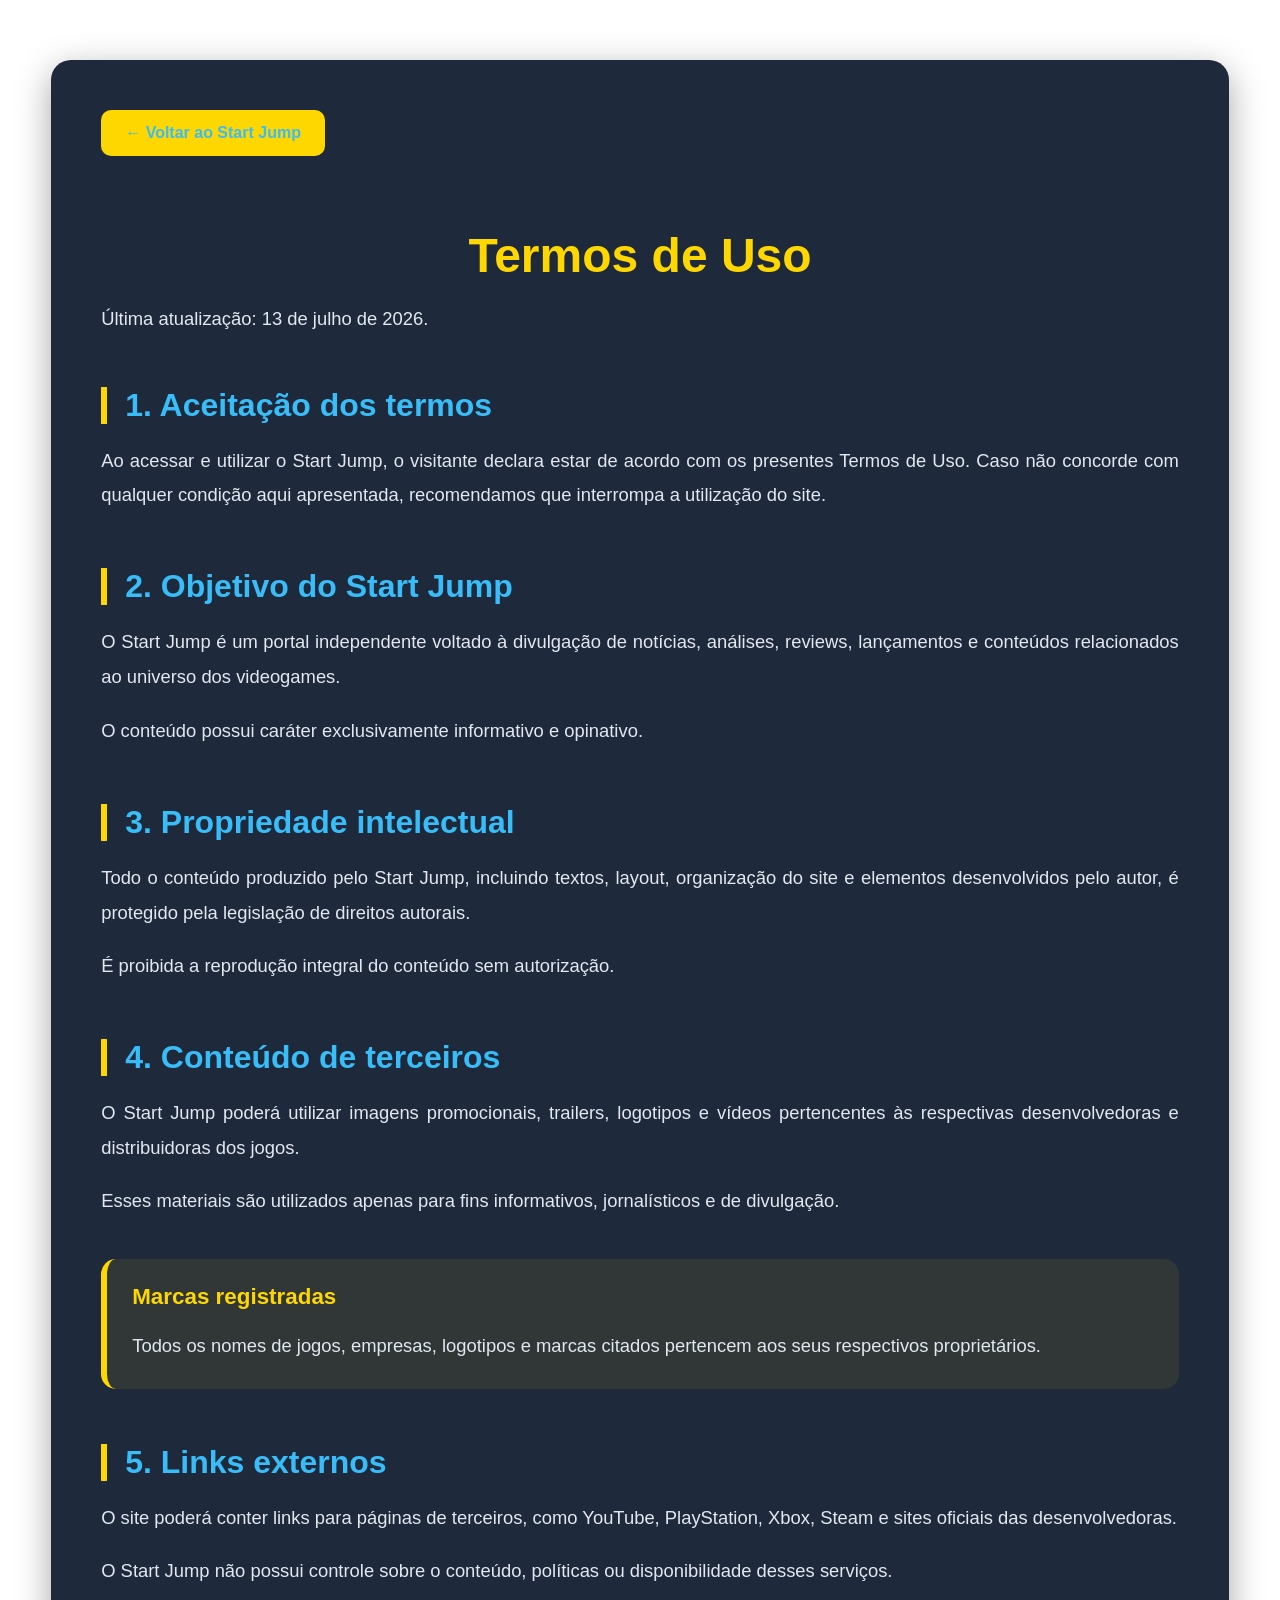
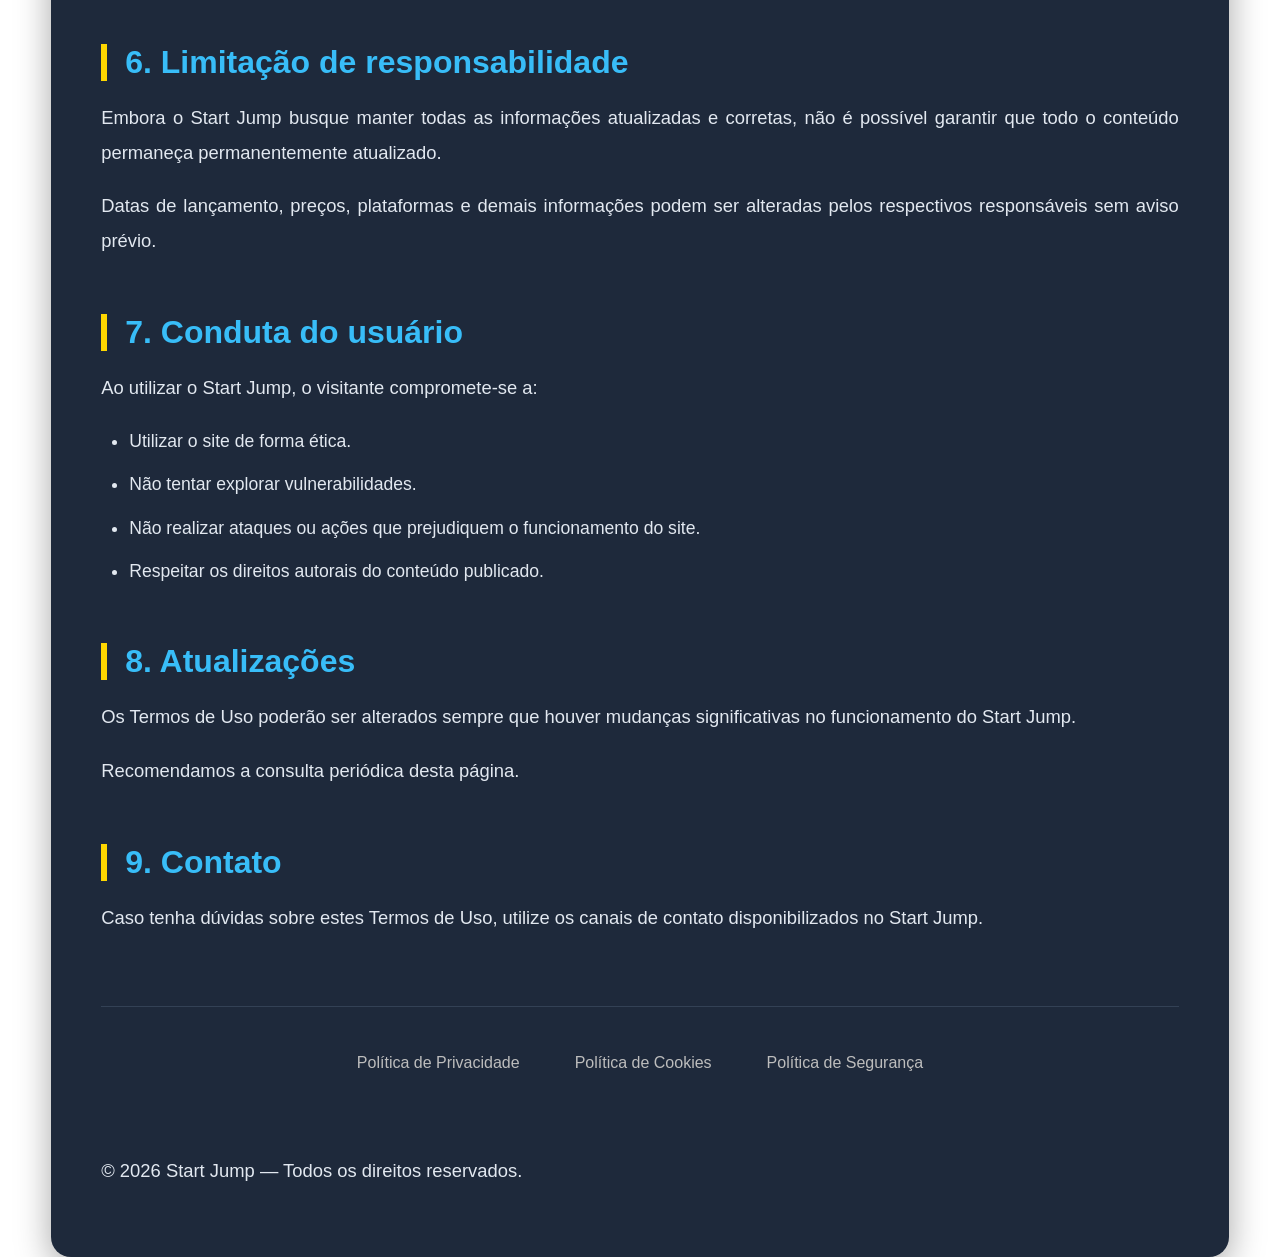
<file: termos-de-uso.html>
<!DOCTYPE html>

<html lang="pt-BR">

<head>

  <meta charset="UTF-8">

  <meta name="viewport" content="width=device-width, initial-scale=1.0">

  <title>Termos de Uso | Start Jump</title>

  <meta name="description" content="Conheça os Termos de Uso do Start Jump e as condições para utilização do site.">

  <meta name="robots" content="index, follow">

  <link rel="stylesheet" href="style.css">

</head>

<body>

  <main class="pagina-legal">

    <a href="./index.html" class="botao-voltar">

      ← Voltar ao Start Jump

    </a>

    <header class="cabecalho-legal">

      <h1>Termos de Uso</h1>

      <p>

        Última atualização: 13 de julho de 2026.

      </p>

    </header>

    <section>

      <h2>1. Aceitação dos termos</h2>

      <p>

        Ao acessar e utilizar o Start Jump, o visitante declara estar de
        acordo com os presentes Termos de Uso.

        Caso não concorde com qualquer condição aqui apresentada,
        recomendamos que interrompa a utilização do site.

      </p>

    </section>

    <section>

      <h2>2. Objetivo do Start Jump</h2>

      <p>

        O Start Jump é um portal independente voltado à divulgação de
        notícias, análises, reviews, lançamentos e conteúdos relacionados
        ao universo dos videogames.

      </p>

      <p>

        O conteúdo possui caráter exclusivamente informativo e opinativo.

      </p>

    </section>

    <section>

      <h2>3. Propriedade intelectual</h2>

      <p>

        Todo o conteúdo produzido pelo Start Jump, incluindo textos,
        layout, organização do site e elementos desenvolvidos pelo autor,
        é protegido pela legislação de direitos autorais.

      </p>

      <p>

        É proibida a reprodução integral do conteúdo sem autorização.

      </p>

    </section>

    <section>

      <h2>4. Conteúdo de terceiros</h2>

      <p>

        O Start Jump poderá utilizar imagens promocionais,
        trailers, logotipos e vídeos pertencentes às respectivas
        desenvolvedoras e distribuidoras dos jogos.

      </p>

      <p>

        Esses materiais são utilizados apenas para fins
        informativos, jornalísticos e de divulgação.

      </p>

      <div class="aviso-legal">

        <h3>Marcas registradas</h3>

        <p>

          Todos os nomes de jogos, empresas, logotipos e marcas
          citados pertencem aos seus respectivos proprietários.

        </p>

      </div>

    </section>

    <section>

      <h2>5. Links externos</h2>

      <p>

        O site poderá conter links para páginas de terceiros,
        como YouTube, PlayStation, Xbox, Steam e sites oficiais
        das desenvolvedoras.

      </p>

      <p>

        O Start Jump não possui controle sobre o conteúdo,
        políticas ou disponibilidade desses serviços.

      </p>

    </section>

    <section>

      <h2>6. Limitação de responsabilidade</h2>

      <p>

        Embora o Start Jump busque manter todas as informações
        atualizadas e corretas, não é possível garantir que
        todo o conteúdo permaneça permanentemente atualizado.

      </p>

      <p>

        Datas de lançamento, preços, plataformas e demais
        informações podem ser alteradas pelos respectivos
        responsáveis sem aviso prévio.

      </p>

    </section>

    <section>

      <h2>7. Conduta do usuário</h2>

      <p>

        Ao utilizar o Start Jump, o visitante compromete-se a:

      </p>

      <ul>

        <li>Utilizar o site de forma ética.</li>

        <li>Não tentar explorar vulnerabilidades.</li>

        <li>Não realizar ataques ou ações que prejudiquem o funcionamento do site.</li>

        <li>Respeitar os direitos autorais do conteúdo publicado.</li>

      </ul>

    </section>

    <section>

      <h2>8. Atualizações</h2>

      <p>

        Os Termos de Uso poderão ser alterados sempre que houver
        mudanças significativas no funcionamento do Start Jump.

      </p>

      <p>

        Recomendamos a consulta periódica desta página.

      </p>

    </section>

    <section>

      <h2>9. Contato</h2>

      <p>

        Caso tenha dúvidas sobre estes Termos de Uso,
        utilize os canais de contato disponibilizados
        no Start Jump.

      </p>

    </section>

    <nav class="links-legais">

      <a href="./politica-privacidade.html">

        Política de Privacidade

      </a>

      <a href="./politica-cookies.html">

        Política de Cookies

      </a>

      <a href="./politica-seguranca.html">

        Política de Segurança

      </a>

    </nav>

    <footer class="rodape-legal">

      <p>

        © 2026 Start Jump — Todos os direitos reservados.

      </p>

    </footer>

  </main>

</body>

</html>
</file>
<file: style.css>
/* body de todas as paginas  */
@import "./CSS/global.css";

/* Estilização do cabeçalho */
@import "./CSS/header.css";

/* Estilização de pagina inicial */
@import "./CSS/inicio.css";

/* Estilização da pagina noticias */
@import "./CSS/noticias.css";

/* Estilização da pagina recomendações */
@import "./CSS/recomendacoes.css";

/* Estilização da pagina contatos */
@import "./CSS/contatos.css";

/* Estilização da pagina artigos */
@import "./CSS/artigo.css";

/* Estilização da pagina reviews */
@import "./CSS/reviews.css";

/* Responsividade das paginas  */
@import "./CSS/responsive.css";

/* Estilos reutilizados pelos artigos e pelas reviews */
@import "./CSS/blocos.css";

/* estilização dos lançamentos */
@import "./CSS/lancamentos.css";

/* Páginas Institucionais(Privacidade, Cookies, Segurança e Termos) */
@import "./CSS/legal.css";
</file>
<file: CSS/responsive.css>
/* Tablet */
/* header */
@media (max-width: 1024px) {
  .titulo {
    font-size: 2rem;
    letter-spacing: 0.8rem;
    gap: 40px;
  }

  .menu-navegacao {
    gap: 15px;
    padding: 10px;
  }

  .menu-navegacao a {
    font-size: 1rem;
  }
}

/* celulares ate 768px */
/* header */

@media (max-width: 768px) {
  /* Remove o efeito parallax */
  .home,
  .recomendacoes,
  .noticias,
  .contatos {
    background-attachment: scroll;
  }

  .titulo {
    font-size: 1.6rem;
    letter-spacing: 0.3rem;
    display: flex;
    justify-content: center;
    align-items: center;
    text-align: center;
    gap: 10px;
    margin-top: 20px;
  }

  .menu-navegacao {
    flex-direction: column;
    align-items: center;
    gap: 12px;
    padding: 20px;
  }

  .menu-navegacao a {
    display: block;
    width: 180px;
    text-align: center;
    font-size: 1rem;
    padding: 12px;
  }
}

/* Celulares ate 480px */
/* header */

@media (max-width: 480px) {
  .titulo {
    font-size: 1.2rem;
    letter-spacing: 0.15rem;
  }

  .menu-navegacao {
    padding: 15px;
  }

  .menu-navegacao a {
    width: 150px;
    font-size: 0.95rem;
  }
}

/* Tablet - Inicio */

@media (max-width: 1024px) {
  .inicio {
    padding: 20px;
  }

  .descricao {
    font-size: 1.6rem;
  }

  .card-geral {
    grid-template-columns: repeat(2, 1fr);
    gap: 25px;
  }

  .card {
    max-width: 100%;
  }

  .card img {
    height: 260px;
  }

  .card-conteudo h2 {
    font-size: 1.3rem;
  }

  .card-conteudo p {
    font-size: 1.1rem;
  }
}

/* Celulares ate 768px - Inicio */

@media (max-width: 768px) {
  .inicio {
    padding: 15px;
  }

  .descricao {
    font-size: 1.4rem;
    margin-bottom: 30px;
  }

  .card-geral {
    grid-template-columns: 1fr;
    gap: 30px;
  }

  .card {
    width: 100%;
    max-width: 500px;
    margin: auto;
  }

  .card img {
    height: 240px;
  }

  .card-conteudo {
    padding: 15px;
  }

  .card-conteudo h2 {
    font-size: 1.2rem;
  }

  .card-conteudo p {
    font-size: 1rem;
  }

  .card-botao {
    width: 100%;
    text-align: center;
    font-size: 1.1rem;
  }

  .link-trailer {
    width: 100%;
    max-width: 100%;
    font-size: 1rem;
  }
}
@media (max-width: 768px) {
  .lancamentos {
    background-attachment: scroll;
  }
}

/* Celulares ate 480px - Inicio */
@media (max-width: 480px) {
  .descricao {
    font-size: 1.2rem;
  }

  h3 {
    font-size: 1.5rem;
  }

  h4 {
    font-size: 1.1rem;
  }

  .card img {
    height: 200px;
  }
}

/* Tablet - Recomendações */
@media (max-width: 1024px) {
  .titulo-recomendacoes {
    font-size: 1.8rem;
  }

  .card-recomendacao {
    max-width: 95%;
  }

  .card-recomendacao img {
    height: 450px;
  }

  .texto-recomendacao h2 {
    font-size: 1.8rem;
  }

  .texto-recomendacao p {
    font-size: 1.3rem;
  }

  .avaliacao {
    gap: 30px;
    margin: 30px 15px;
  }

  .pontos li {
    font-size: 1.1rem;
  }
}

/* Celulares ate 768px - Recomendações */
@media (max-width: 768px) {
  .titulo-recomendacoes {
    font-size: 1.5rem;
    padding: 15px;
  }

  .card-recomendacao {
    width: 100%;
    border-radius: 15px;
  }

  .card-recomendacao img {
    height: 250px;
  }

  .texto-recomendacao {
    padding: 15px;
  }

  .texto-recomendacao h2 {
    font-size: 1.5rem;
    white-space: normal;
  }

  .texto-recomendacao p {
    font-size: 1rem;
    text-align: justify;
  }

  .avaliacao {
    flex-direction: column;
    margin: 20px;
    gap: 30px;
  }

  .pontos-positivos,
  .pontos-negativos {
    width: 100%;
  }

  .pontos-positivos h3,
  .pontos-negativos h3 {
    text-align: center;
    font-size: 1.4rem;
  }

  .pontos {
    padding-left: 25px;
  }

  .pontos li {
    font-size: 1rem;
  }
}

/* Celulares ate 480px - Recomendações */
@media (max-width: 480px) {
  .card-recomendacao {
    flex-direction: column;
  }

  .card-recomendacao img {
    height: 200px;
    width: 100%;
  }

  .titulo-recomendacoes {
    font-size: 1.3rem;
  }

  .texto-recomendacao h2 {
    font-size: 1.3rem;
  }
}

/* RESPONSIVIDADE NOTICIAS */

/* ==========================
   TABLETS
========================== */

@media (max-width: 992px) {
  .jogos-noticias {
    gap: 40px;
    padding: 20px;
  }

  .card-noticias {
    width: 85%;
  }

  .card-noticias img {
    width: 45%;
    object-fit: cover;
  }

  .texto-noticias {
    padding: 20px;
  }

  .texto-noticias h2 {
    font-size: 1.8rem;
  }

  .texto-noticias p {
    font-size: 1.2rem;
  }
}

/* ==========================
   CELULARES
========================== */

@media (max-width: 768px) {
  .jogos-noticias {
    display: block;
    padding: 15px;
  }

  .titulo-noticias {
    font-size: 1.6rem;
  }

  .card-noticias {
    width: 100%;
    flex-direction: column;
    margin-bottom: 30px;
  }

  .card-noticias img {
    width: 100%;
    aspect-ratio: 16 / 9;
    object-fit: cover;
  }

  .texto-noticias {
    padding: 20px;
  }

  .texto-noticias h2 {
    font-size: 1.5rem;
  }

  .texto-noticias p {
    font-size: 1rem;
    line-height: 1.7;
  }
}

/* ==========================
   CELULARES PEQUENOS
========================== */

@media (max-width: 480px) {
  .titulo-noticias {
    font-size: 1.3rem;
  }

  .texto-noticias {
    padding: 15px;
  }

  .texto-noticias h2 {
    font-size: 1.25rem;
  }

  .texto-noticias p {
    font-size: 0.95rem;
  }
}

/* Tablet - Contatos  */
@media (max-width: 1024px) {
  .secao-contato {
    min-height: 600px;
    padding: 30px;
  }

  .formulario-wrapper {
    max-width: 500px;
  }
}

/* Celulares ate 768px - Contatos */
@media (max-width: 768px) {
  .contatos {
    overflow: visible;
  }

  .secao-contato {
    min-height: auto;
    padding: 30px 20px;
  }

  .formulario-wrapper {
    width: 100%;
    padding: 25px;
    border-radius: 15px;
  }

  .formulario-wrapper h2 {
    font-size: 1.6rem;
    text-align: center;
  }

  .formulario-wrapper p {
    text-align: center;
  }

  .grupo-campo input,
  .grupo-campo textarea {
    font-size: 16px;
  }

  .btn-enviar {
    font-size: 16px;
  }
}

/* Celulares ate 480px - Contatos */
@media (max-width: 480px) {
  .formulario-wrapper {
    padding: 20px;
  }

  .formulario-wrapper h2 {
    font-size: 1.4rem;
  }

  .icone-check {
    width: 50px;
    height: 50px;
    line-height: 50px;
    font-size: 24px;
  }
}

/* Responsividade Lançamentos */

/* NOTEBOOK */
@media (max-width: 1200px) {
  #lista-lancamentos {
    grid-template-columns: repeat(3, 1fr);

    gap: 20px;
  }

  .card-lancamento {
    min-height: 380px;
  }

  .overlay-lancamento h4 {
    font-size: 1.4rem;
  }
}

/* TABLET */
@media (max-width: 992px) {
  #lista-lancamentos {
    grid-template-columns: repeat(2, 1fr);
  }

  .player-lancamento {
    max-width: 100%;
  }

  #titulo-lancamento {
    font-size: 1.8rem;
  }
}

/* CELULARES */
@media (max-width: 768px) {
  #lista-lancamentos {
    grid-template-columns: 1fr;
  }

  .card-lancamento {
    min-height: 330px;
  }

  .overlay-lancamento {
    opacity: 1;

    transform: none;

    background: linear-gradient(transparent 45%, rgba(0, 0, 0, 0.92));
  }

  .overlay-lancamento h4 {
    font-size: 1.3rem;
  }

  .meta-lancamento {
    gap: 10px;
  }

  .meta-lancamento span {
    font-size: 0.85rem;

    padding: 8px 14px;
  }

  #titulo-lancamento {
    font-size: 1.6rem;
  }

  #sinopse-lancamento {
    font-size: 0.95rem;
  }
}
@media (hover: none) {
  .overlay-lancamento {
    opacity: 1;

    transform: none;
  }
}

/* CELULARES PEQUENOS */
@media (max-width: 480px) {
  .card-lancamento {
    min-height: 280px;
  }

  .overlay-lancamento {
    padding: 18px;
  }

  .overlay-lancamento h4 {
    font-size: 1.1rem;
  }

  #titulo-lancamento {
    font-size: 1.4rem;
  }

  .meta-lancamento {
    display: flex;

    flex-direction: column;

    align-items: flex-start;
  }

  .meta-lancamento span {
    width: 100%;
  }
}
@media (hover: none) {
  .overlay-lancamento {
    opacity: 1;

    transform: none;
  }
}
</file>
